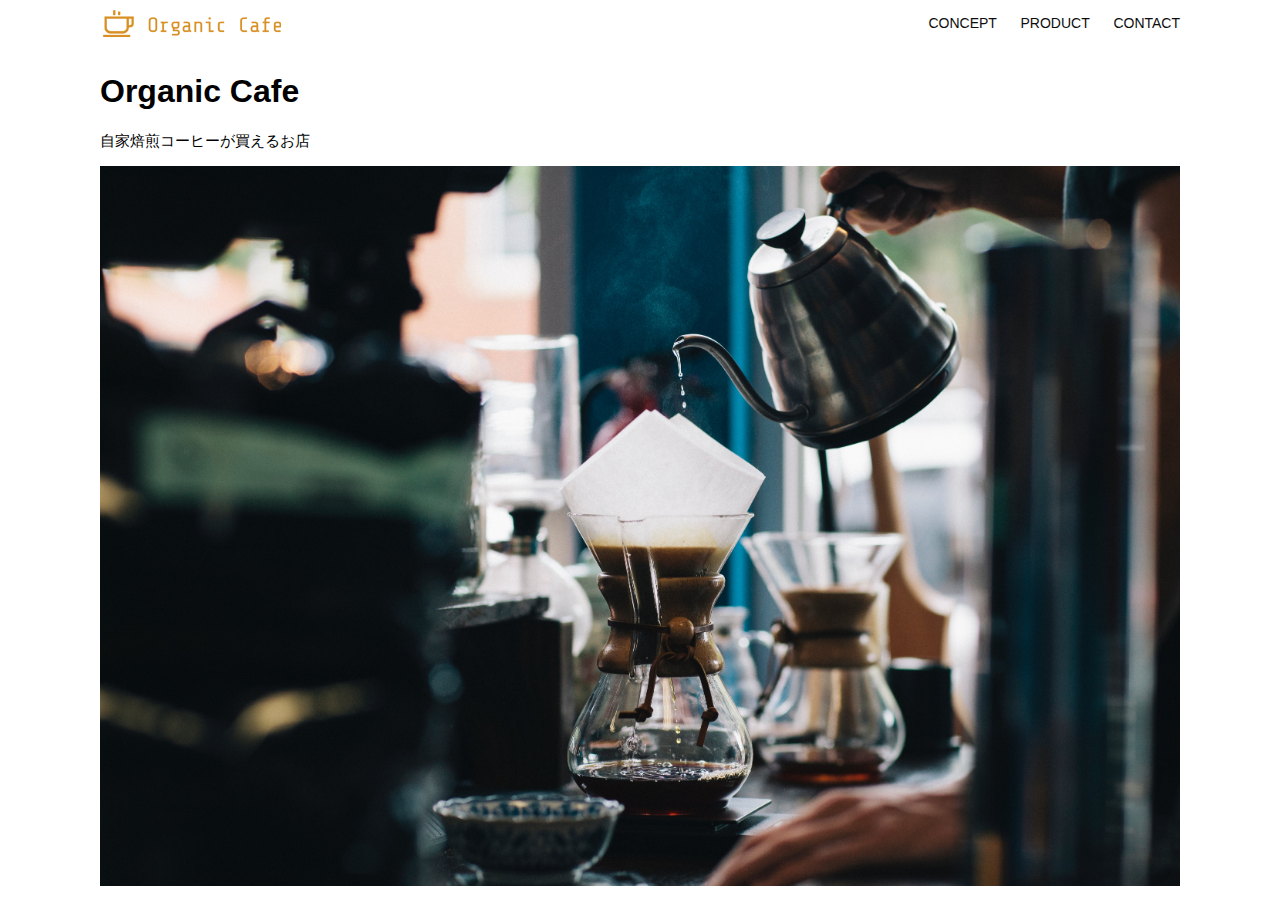
<file: html-css-kadai_013/index.html>
<!DOCTYPE html>
<html>
  <head>
    <title>Organic Cafe</title>
    <meta charset="UTF-8" />
    <meta
      name="description"
      content="自家焙煎のコーヒーがお家で楽しめるOrganic Cafe"
    />
    <meta name="viewport" content="width=device-width, initial-scale=1.0" />
    <link rel="stylesheet" href="style.css" />
  </head>
  <body>
    <!-- ヘッダー -->
    <header>
      <!-- ロゴ -->
      <a href="index.html" id="logo"
        ><img src="images/logo.png" alt="トップページに戻る"
      /></a>

      <!-- PC用ナビゲーション -->
      <nav id="nav-pc">
        <a href="index.html#concept">CONCEPT</a>
        <a href="index.html#product">PRODUCT</a>
        <a href="index.html#contact">CONTACT</a>
      </nav>
      <img id = "menu-sp" src = "images/button-menu.png" alt = "ナビゲーションを開く" onclick = "document.getElementById('nav-sp').style.display = 'block';">

      <nav id = "nav-sp">
        <img id = "close" src = "images/button-close.png" alt = "ナビゲーションを閉じる" onclick = "document.getElementById('nav-sp').style.display = 'none';">
        <a id = "logo-sp" href = "index.html" onclick = "document.getElementById('nav-sp').style.display = 'none';">
          <img src = "images/logo-sp.png" alt = "トップページに戻る">
        </a>
        <a class = "menu" href = "index.html#concept" onclick = "document.getElementById('nav-sp').style.display = 'none';">
          CONCEPT
        </a>
        <a class = "menu" href = "index.html#product" onclick = "document.getElementById('nav-sp').style.display = 'none';">
          PRODUCT
        </a>
        <a class = "menu" href = "index.html#contact"  onclick = "document.getElementById('nav-sp').style.display = 'none';">
          CONTACT
        </a>
      </nav>
    </header>
    <main>
      <article>
        <!-- メインビジュアル -->
        <section id="main-visual">
          <div id="main-message">
            <h1>Organic Cafe</h1>
            <p>自家焙煎コーヒーが買えるお店</p>
          </div>
          <img
            src="images/main-image.jpg"
            alt="コーヒーをハンドドリップで淹れる画像"
          />
        </section>
      </article>
    </main>
  </body>
</html>
</file>
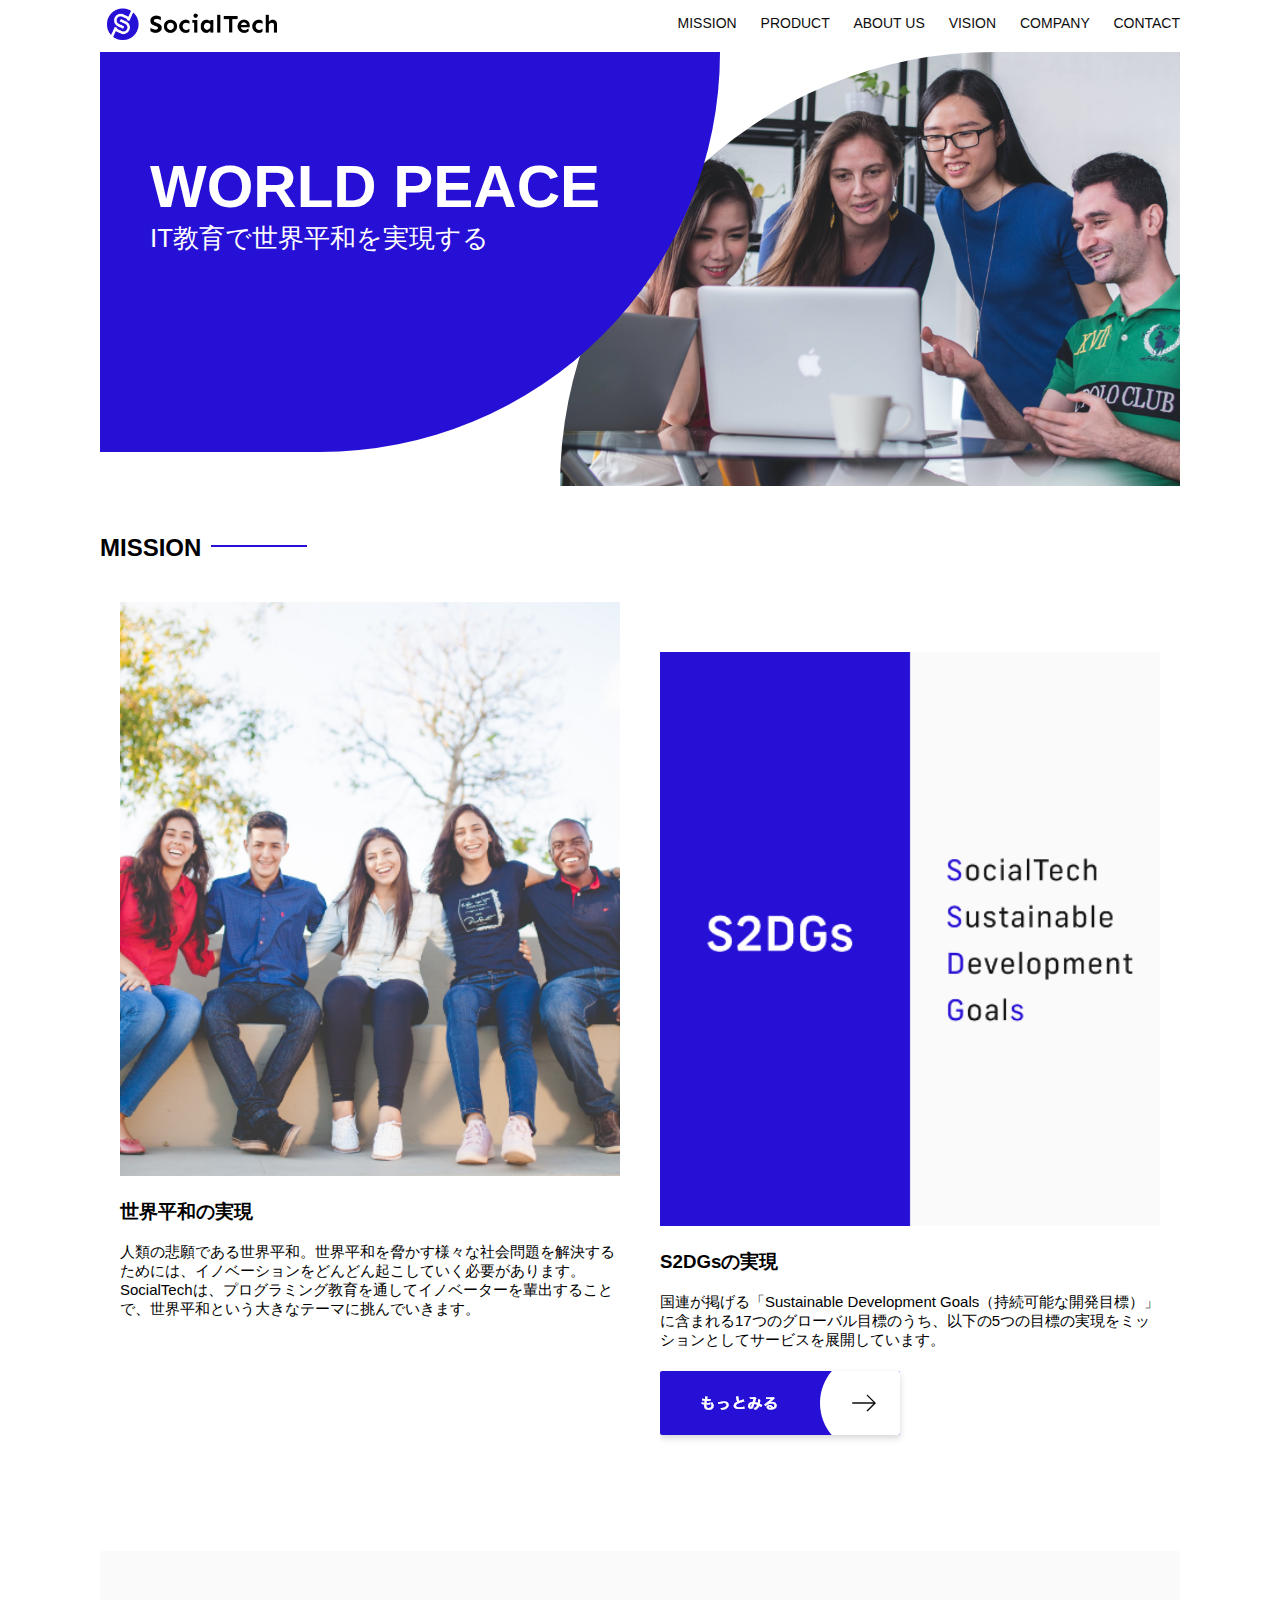
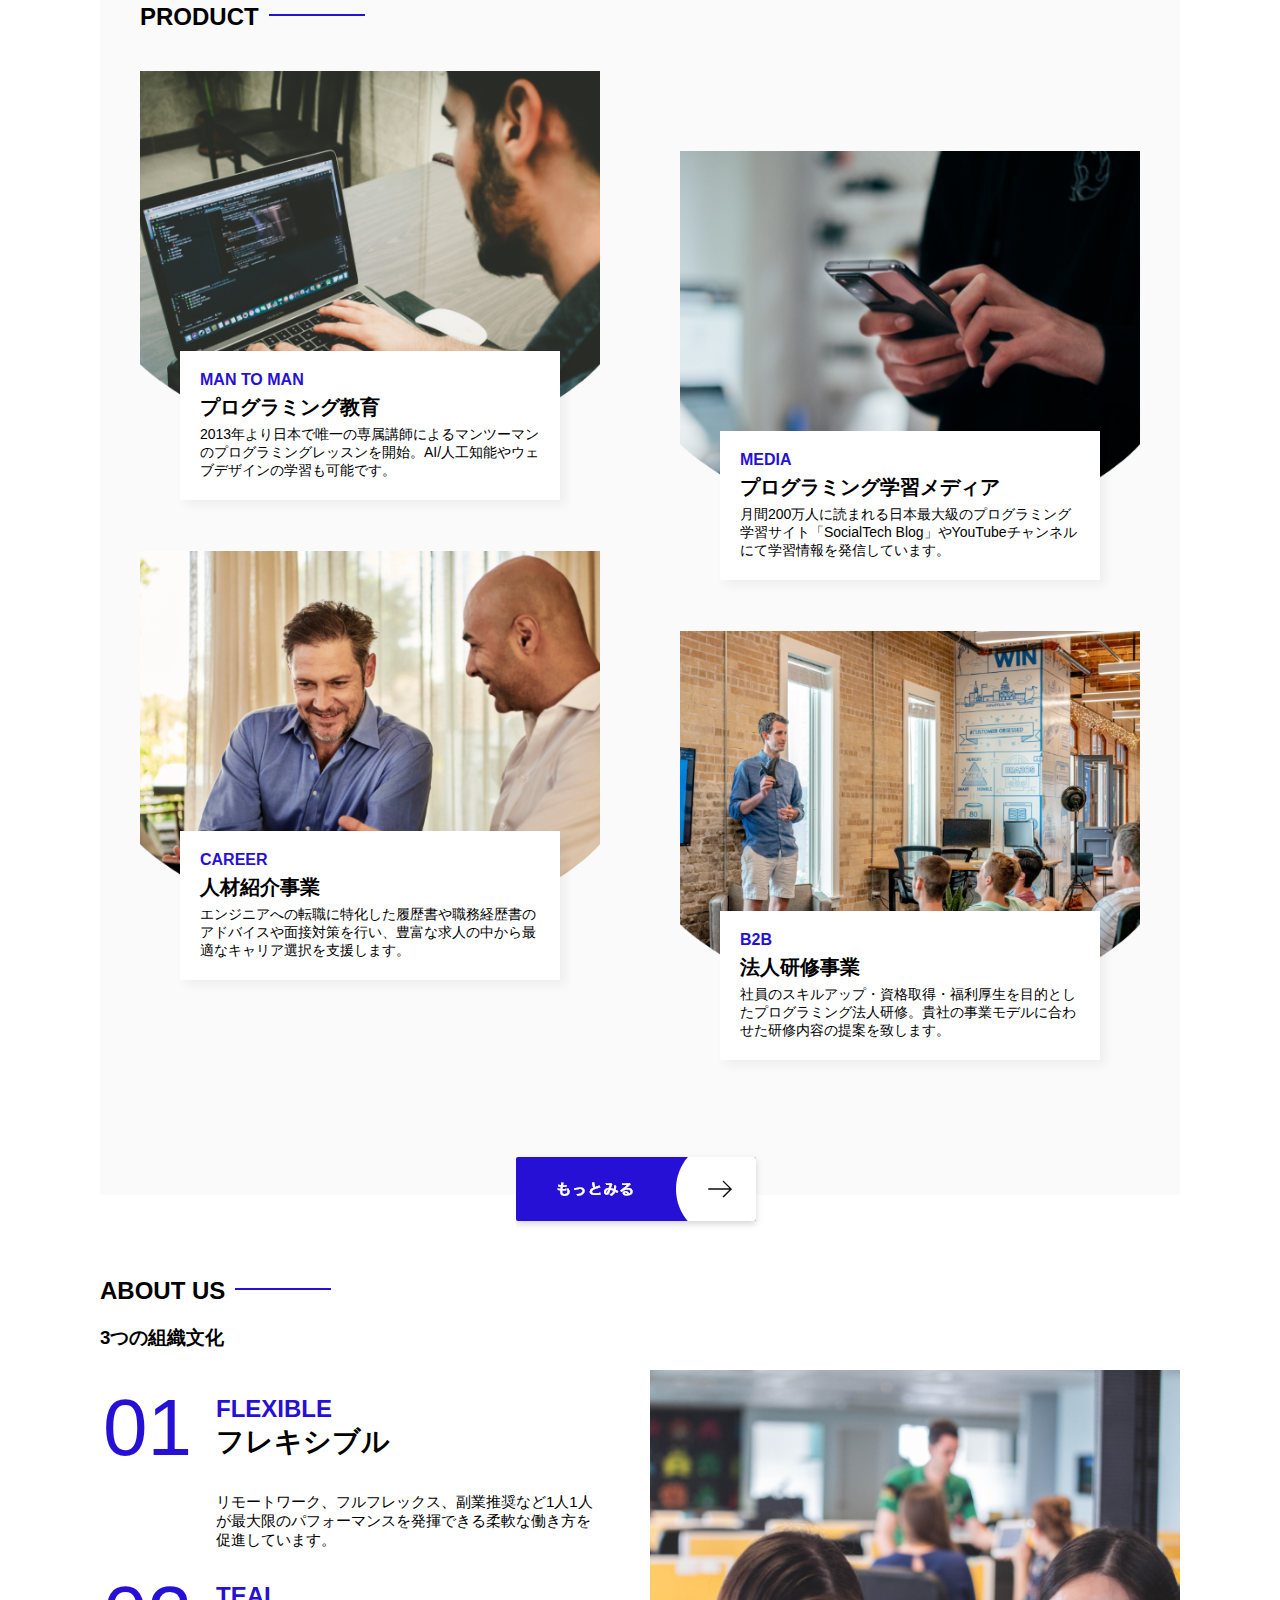
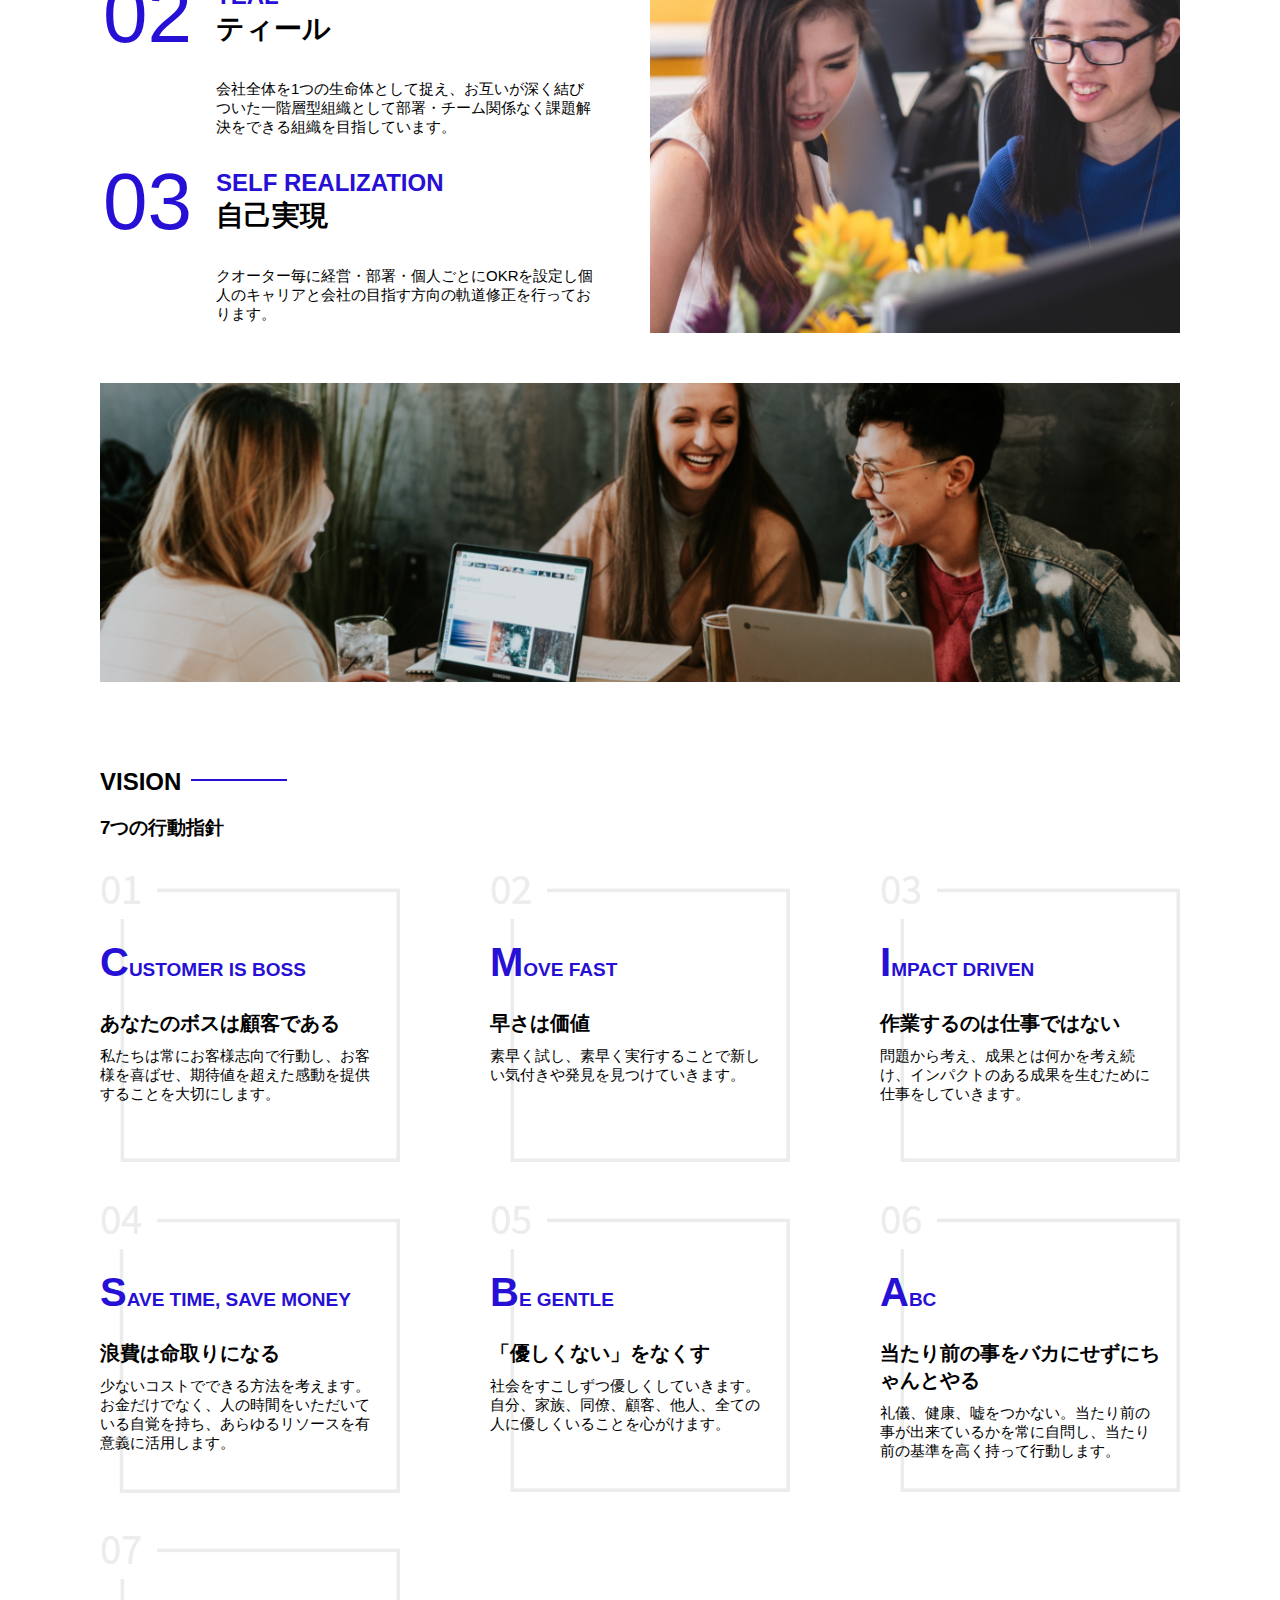
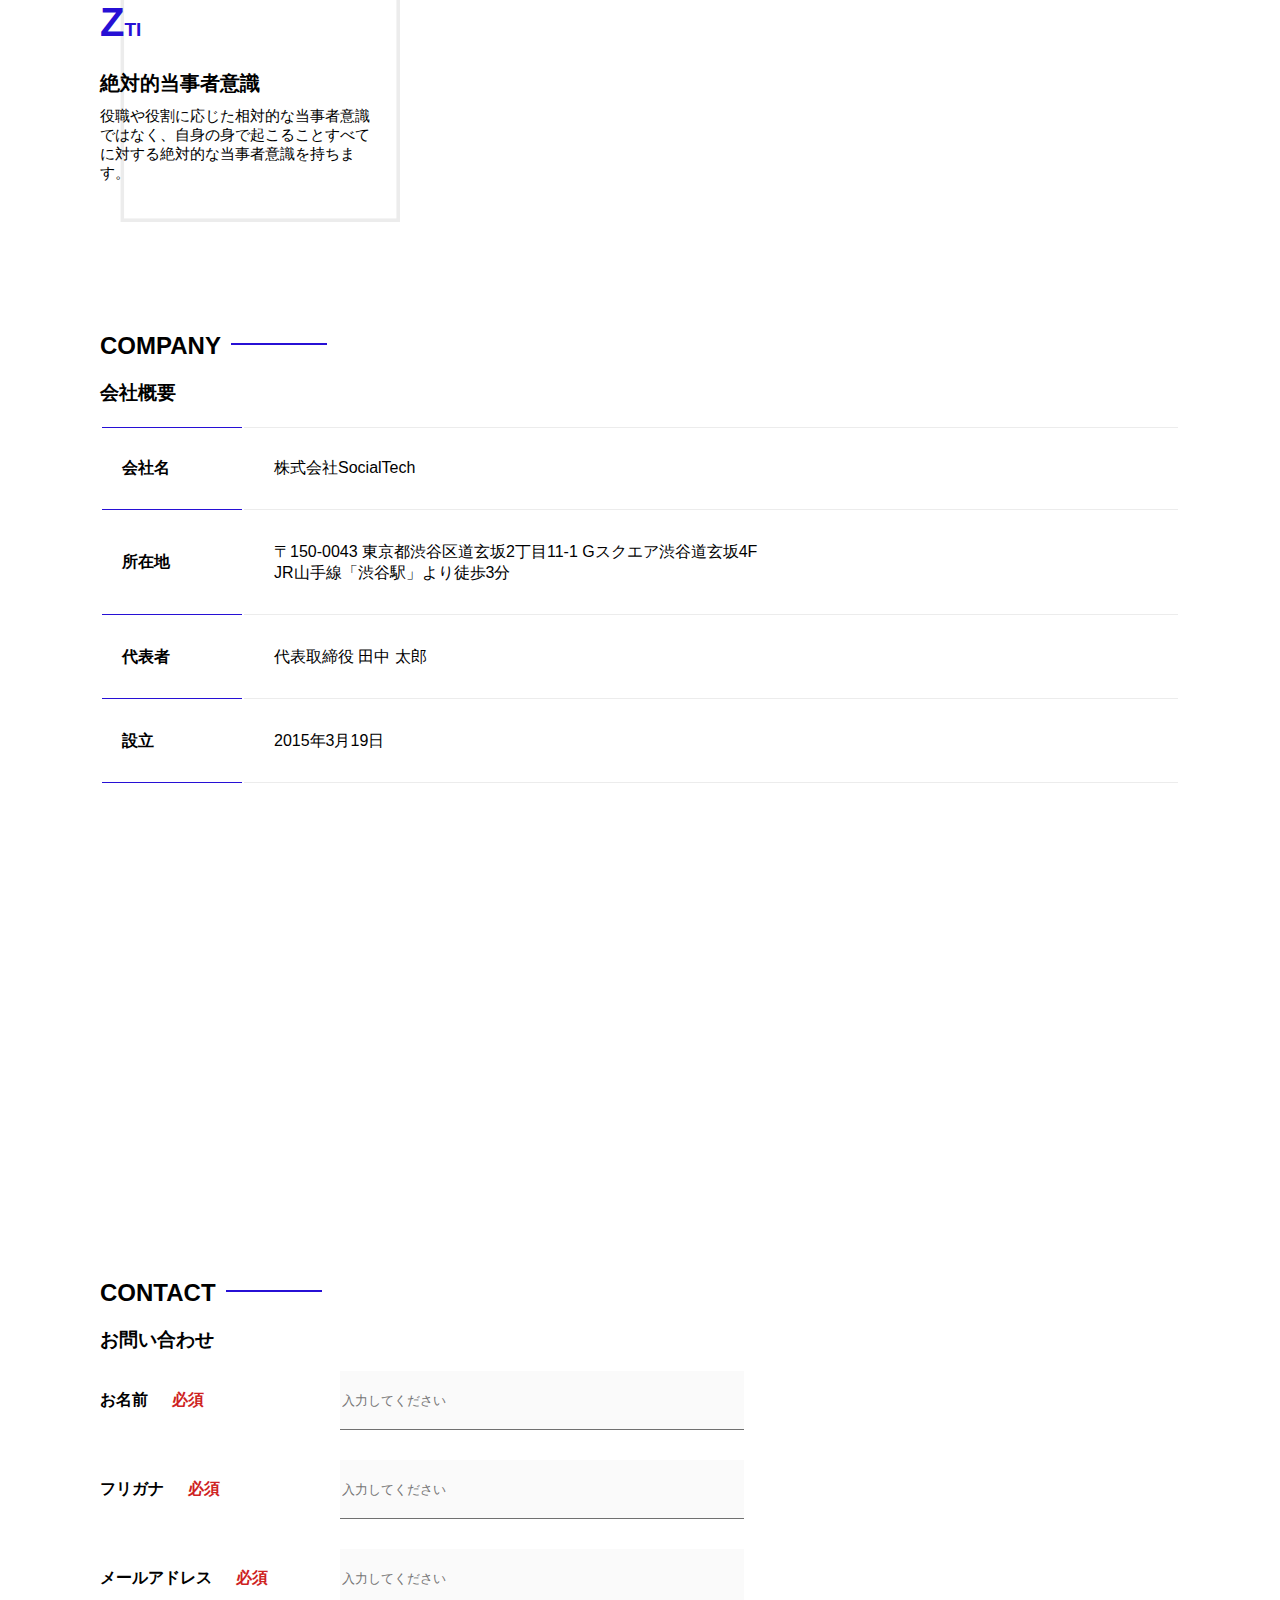
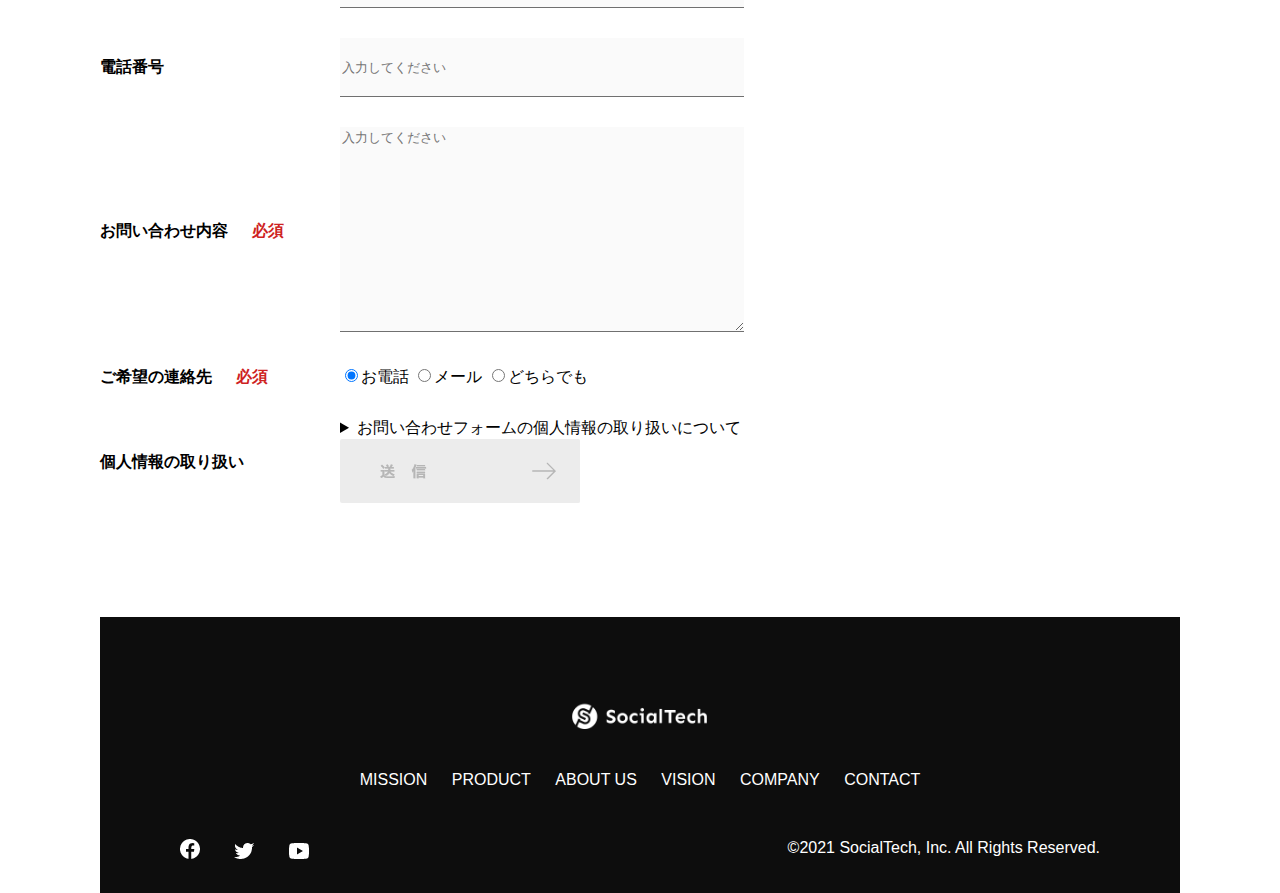
<file: kadai_tutorial_output/index.html>
<!DOCTYPE html>
<html>
    <head>
        <title>SocialTech</title>
        <meta charset = "UTF-8">
        <meta name = "description"  content = "SocialTechはEdTech業界のリーディングカンパニーを目指します。">
        <meta name = "viewport" content = "width=device-width, initial-scale=1.0">
        <link rel = "stylesheet" href = "style.css">
    </head>
    <body>
        <header>
            <a href = "index.html" id = "logo"><img src = "img/logo.png" alt = "トップページに戻る"></a>
            <nav id = "nav-pc">
                <a href = "mission.html">MISSION</a>
                <a href = "product.html">PRODUCT</a>
                <a href = "index.html#aboutus">ABOUT US</a>
                <a href = "index.html#vision">VISION</a>
                <a href = "index.html#company">COMPANY</a>
                <a href = "index.html#contact">CONTACT</a>
            </nav>

            <img id = "menu-sp" src = "img/button-menu.png" alt = "ナビゲーションを開く" onclick="document.getElementById('nav-sp').style.display = 'block'">

            <nav id = "nav-sp">
                <img id = "close" src = "img/button-close.png" alt = "ナビゲーションを閉じる" onclick="document.getElementById('nav-sp').style.display = 'none'">
                <a id = "logo-sp" href = "index.html" onclick="document.getElementById('nav-sp').style.display = 'none'">
                    <img src = "img/logo-sp.png" alt = "トップページに戻る">
                </a>
                <a class = "menu" href = "mission.html" onclick="document.getElementById('nav-sp').style.display = 'none'">MISSION</a>
                <a class = "menu" href = "product.html" onclick="document.getElementById('nav-sp').style.display = 'none'">PRODUCT</a>
                <a class = "menu" href = "index.html#aboutus" onclick="document.getElementById('nav-sp').style.display = 'none'">ABOUT US</a>
                <a class = "menu" href = "index.html#vision" onclick="document.getElementById('nav-sp').style.display = 'none'">VISION</a>
                <a class = "menu" href = "index.html#company" onclick="document.getElementById('nav-sp').style.display = 'none'">COMPANY</a>
                <a class = "menu" href = "index.html#contact" onclick="document.getElementById('nav-sp').style.display = 'none'">CONTACT</a>
                <div id = "sns">
                    <a href = "https://www.facebook.com/sejuku2013"><img src = "img/button-facebook.png" alt = "Facebookへのリンク"></a>
                    <a href = "https://twitter.com/samuraijuku"><img src = "img/button-twitter.png" alt = "Twitterへのリンク"></a>
                    <a href = "https://www.youtube.com/channel/UCCFOQO5aDK0xXam4cUQXT8g"><img src = "img/button-youtube.png" alt = "YouTubeへのリンク"></a>
                </div>
            </nav>

        </header>
        <main>
            <article>

                <section id = "main-visual">
                    <div id = "main-message">
                        <h1>WORLD PEACE</h1>
                        <p>IT教育で世界平和を実現する</p>
                    </div>
                    <img src = "img/index/index-main.png" alt = "PCの周りに集まる多国籍の仲間たち">
                </section>

                <section id = "mission">
                    <h2 class = "index-h2">MISSION</h2>
                    <div id = "mission-flex">
                        <div>
                            <img id = "mission-photo" src = "img/index/index-mission.png" alt = "屋外のベンチで写真を撮影する多国籍の仲間たち">
                            <h3>世界平和の実現</h3>
                            <p> 人類の悲願である世界平和。世界平和を脅かす様々な社会問題を解決するためには、イノベーションをどんどん起こしていく必要があります。SocialTechは、プログラミング教育を通してイノベーターを輩出することで、世界平和という大きなテーマに挑んでいきます。</p>
                        </div>
                        <div>
                            <img id = "s2dgs" src = "img/index/s2dgs.png" alt = "S2DGs">
                            <h3>S2DGsの実現</h3>
                            <p>国連が掲げる「Sustainable Development Goals（持続可能な開発目標）」に含まれる17つのグローバル目標のうち、以下の5つの目標の実現をミッションとしてサービスを展開しています。</p>
                            <a href = "mission.html">
                                <img src = "img/button-more.png" alt = "もっとみる">
                            </a>
                        </div>
                    </div>
                </section>

                <section id = "product">
                    <h2 class = "index-h2">PRODUCT</h2>
                    <div>
                        <div id = "product-left">
                            <div>
                                <img class = "product-photo" src = "img/index/index-mantoman.png" alt = "PCでコードを書く男性">
                                <div class = "product-explain">
                                    <span>MAN TO MAN</span>
                                    <h3>プログラミング教育</h3>
                                    <p>2013年より日本で唯一の専属講師によるマンツーマンのプログラミングレッスンを開始。AI/人工知能やウェブデザインの学習も可能です。</p>
                                </div>
                            </div>
                            <div>
                                <img class = "product-photo" src = "img/index/index-career.png" alt = "笑顔で話し合う2人の男性">
                                <div class = "product-explain">
                                    <span>CAREER</span>
                                    <h3>人材紹介事業</h3>
                                    <p>エンジニアへの転職に特化した履歴書や職務経歴書のアドバイスや面接対策を行い、豊富な求人の中から最適なキャリア選択を支援します。</p>
                                </div>
                            </div>
                        </div>
                        <div id = "product-right">
                            <div>
                                <img class = "product-photo" src = "img/index/index-media.png" alt = "スマートフォンを操作する人">
                                <div class = "product-explain">
                                    <span>MEDIA</span>
                                    <h3>プログラミング学習メディア</h3>
                                    <p>月間200万人に読まれる日本最大級のプログラミング学習サイト「SocialTech Blog」やYouTubeチャンネルにて学習情報を発信しています。</p>
                                </div>
                            </div>
                            <div>
                                <img class = "product-photo" src = "img/index/index-b2b.png" alt = "講演中の男性とそれを聴く人々">
                                <div class = "product-explain">
                                    <span>B2B</span>
                                    <h3>法人研修事業</h3>
                                    <p>社員のスキルアップ・資格取得・福利厚生を目的としたプログラミング法人研修。貴社の事業モデルに合わせた研修内容の提案を致します。</p>
                                </div>
                            </div>
                        </div>
                    </div>
                    <div>
                        <a id = "product-more" href = "product.html">
                            <img src = "img/button-more.png" alt = "もっとみる">
                        </a>
                    </div>
                </section>

                <section id = "aboutus">
                    <h2 class = "index-h2">ABOUT US</h2>
                    <h3>3つの組織文化</h3>
                    <div>
                        <table class = "culture-table">
                            <tr>
                                <td>
                                    <span class = "culture-num">01</span>
                                </td>
                                <td>
                                    <span class = "culture-en">FLEXIBLE</span>
                                    <span class = "culture-jp">フレキシブル</span>
                                </td>
                            </tr>
                            <tr>
                                <td></td>
                                <td>
                                    <p class = "culture-description">リモートワーク、フルフレックス、副業推奨など1人1人が最大限のパフォーマンスを発揮できる柔軟な働き方を促進しています。</p>
                                </td>
                            </tr>
                            <tr>
                                <td>
                                    <span class = "culture-num">02</span>
                                </td>
                                <td>
                                    <span class = "culture-en">TEAL</span>
                                    <span class = "culture-jp">ティール</span>
                                </td>
                            </tr>
                            <tr>
                                <td></td>
                                <td>
                                    <p class = "culture-description">会社全体を1つの生命体として捉え、お互いが深く結びついた一階層型組織として部署・チーム関係なく課題解決をできる組織を目指しています。</p>
                                </td>
                            </tr>
                            <tr>
                                <td>
                                    <span class = "culture-num">03</span>
                                </td>
                                <td>
                                    <span class = "culture-en">SELF REALIZATION</span>
                                    <span class = "culture-jp">自己実現</span>
                                </td>
                            </tr>
                            <tr>
                                <td></td>
                                <td>
                                    <p class = "culture-description">クオーター毎に経営・部署・個人ごとにOKRを設定し個人のキャリアと会社の目指す方向の軌道修正を行っております。</p>
                                </td>
                            </tr>
                        </table>
                        <img class = "culture-img" src = "img/index/index-aboutus1.png" alt = "笑顔で話し合う2人の女性">
                    </div>
                    <img class = "culture-img2" src = "img/index/index-aboutus2.png" alt = "笑顔で話し合う3人の男女">
                </section>

                <section id = "vision">
                    <h2 class = "index-h2">VISION</h2>
                    <h3>7つの行動指針</h3>
                    <div>
                        <div class = "vision-box">
                            <img src = "img/index/vision-01.png" alt = "01">
                            <span>
                                <h4>CUSTOMER IS BOSS</h4>
                                <h5>あなたのボスは顧客である</h5>
                                <p>私たちは常にお客様志向で行動し、お客様を喜ばせ、期待値を超えた感動を提供することを大切にします。</p>
                            </span>
                        </div>
                        <div class = "vision-box">
                            <img src = "img/index/vision-02.png" alt = "02">
                            <span>
                                <h4>MOVE FAST</h4>
                                <h5>早さは価値</h5>
                                <p>素早く試し、素早く実行することで新しい気付きや発見を見つけていきます。</p>
                            </span>
                        </div>
                        <div class = "vision-box">
                            <img src = "img/index/vision-03.png" alt = "03">
                            <span>
                                <h4>IMPACT DRIVEN</h4>
                                <h5>作業するのは仕事ではない</h5>
                                <p>問題から考え、成果とは何かを考え続け、インパクトのある成果を生むために仕事をしていきます。</p>
                            </span>
                        </div>
                        <div class = "vision-box">
                            <img src = "img/index/vision-04.png" alt = "04">
                            <span>
                                <h4>SAVE TIME, SAVE MONEY</h4>
                                <h5>浪費は命取りになる</h5>
                                <p>少ないコストでできる方法を考えます。お金だけでなく、人の時間をいただいている自覚を持ち、あらゆるリソースを有意義に活用します。</p>
                            </span>
                        </div>
                        <div class = "vision-box">
                            <img src = "img/index/vision-05.png" alt = "05">
                            <span>
                                <h4>BE GENTLE</h4>
                                <h5>「優しくない」をなくす</h5>
                                <p>社会をすこしずつ優しくしていきます。自分、家族、同僚、顧客、他人、全ての人に優しくいることを心がけます。</p>
                            </span>
                        </div>
                        <div class = "vision-box">
                            <img src = "img/index/vision-06.png" alt = "06">
                            <span>
                                <h4>ABC</h4>
                                <h5>当たり前の事をバカにせずにちゃんとやる</h5>
                                <p>礼儀、健康、嘘をつかない。当たり前の事が出来ているかを常に自問し、当たり前の基準を高く持って行動します。</p>
                            </span>
                        </div>
                        <div class = "vision-box">
                            <img src = "img/index/vision-07.png" alt = "07">
                            <span>
                                <h4>ZTI</h4>
                                <h5>絶対的当事者意識</h5>
                                <p>役職や役割に応じた相対的な当事者意識ではなく、自身の身で起こることすべてに対する絶対的な当事者意識を持ちます。</p>
                            </span>
                        </div>
                    </div>
                </section>

                <section id = "company">
                    <h2 class = "index-h2">COMPANY</h2>
                    <h3>会社概要</h3>
                    <table id = "company-table">
                        <tr>
                            <th class = "tableheader-first">会社名</th>
                            <td class = "cell-first">株式会社SocialTech</td>
                        </tr>
                        <tr>
                            <th class = "tableheader">所在地</th>
                            <td class = "cell">〒150-0043 東京都渋谷区道玄坂2丁目11-1 Gスクエア渋谷道玄坂4F<br>JR山手線「渋谷駅」より徒歩3分</td>
                        </tr>
                        <tr>
                            <th class = "tableheader">代表者</th>
                            <td class = "cell">代表取締役 田中 太郎</td>
                        </tr>
                        <tr>
                            <th class = "tableheader">設立</th>
                            <td class = "cell">2015年3月19日</td>
                        </tr>
                    </table>
                    <iframe src="https://www.google.com/maps/embed?pb=!1m18!1m12!1m3!1d3241.7759544892483!2d139.69399665123464!3d35.65789123876098!2m3!1f0!2f0!3f0!3m2!1i1024!2i768!4f13.1!3m3!1m2!1s0x60188caa0042e8d1%3A0xba130bea826a7aa2!2z44CSMTUwLTAwNDMg5p2x5Lqs6YO95riL6LC35Yy66YGT546E5Z2C77yS5LiB55uu77yR77yR4oiS77yR!5e0!3m2!1sja!2sjp!4v1636872991912!5m2!1sja!2sjp"
                    style="border:0;" allowfullscreen="" loading="lazy">
                    </iframe>
                </section>

                <section id = "contact">
                    <h2 class = "index-h2">CONTACT</h2>
                    <h3>お問い合わせ</h3>
                    <form>
                        <div>
                            <div class = "contact-heading">
                                <label class = "contact-label">お名前
                                    <span class = "contact-span">必須</span>
                                </label>
                            </div>
                            <div>
                                <input type = "text" name = "name" placeholder = "入力してください" class = "contact-textbox">
                            </div>
                        </div>
                        <div>
                            <div class = "contact-heading">
                                <label class = "contact-label">フリガナ
                                    <span class = "contact-span">必須</span>
                                </label>
                            </div>
                            <div>
                                <input type = "text" name = "hurigana" placeholder = "入力してください" class = "contact-textbox">
                            </div>
                        </div>
                        <div>
                            <div class = "contact-heading">
                                <label class = "contact-label">メールアドレス
                                    <span class = "contact-span">必須</span>
                                </label>
                            </div>
                            <div>
                                <input type = "text" name = "email" placeholder = "入力してください" class = "contact-textbox">
                            </div>
                        </div>
                        <div>
                            <div class = "contact-heading">
                                <label class = "contact-label">電話番号</label>
                            </div>
                            <div>
                                <input type = "text" name = "tel" placeholder = "入力してください" class = "contact-textbox">
                            </div>  
                        </div>
                        <div>
                            <div class = "contact-heading">
                                <label class = "contact-label">お問い合わせ内容
                                    <span class = "contact-span">必須</span>
                                </label>
                            </div>
                            <div>
                                <textarea class = "contact-textarea" placeholder = "入力してください" name = message></textarea>
                            </div>
                        </div>
                        <div>
                            <div class = "contact-heading">
                                <label class = "contact-label">ご希望の連絡先
                                    <span class = "contact-span">必須</span>
                                </label>
                            </div>
                            <div>
                                <input class = "radiobutton" type = "radio" value = "tel" name = "contact" checked><label>お電話</label>
                                <input class = "radiobutton" type = "radio" value = "mail" name = "contact"><label>メール</label>
                                <input class = "radiobutton" type = "radio" value = "both" name = "contact"><label>どちらでも</label>
                            </div>
                        </div>
                        <div>
                            <div class = "contact-heading">
                                <label class = "contact-label">個人情報の取り扱い</label>
                            </div>
                            <div>
                                <details>
                                    <summary>お問い合わせフォームの個人情報の取り扱いについて</summary>
                                    <div>
                                        <span>１．組織の名称又は氏名</span><br>
                                        株式会社SocialTech<br><br>
                                        <span>２．個人情報保護管理者（若しくはその代理人）の氏名又は職名、所属及び連絡先
                                        鈴木 一郎 コーポレート部</span><br>
                                        メールアドレス：support@socialtech.net<br>
                                        TEL：03-xxxx-xxxx<br>
                                        <span>３．個人情報の利用目的</span><br>
                                        ・本サービス及び本サービスに関連する情報の提供又はそれらに関する連絡のため<br>
                                        ・ユーザーの本人確認のため<br>
                                        ・当社サービスのご案内のため<br>
                                        ・当社の商品等の広告または宣伝（電子メールによるものを含むものとします。）<br><br>
                                        <span>４．個人情報の取り扱い業務の委託</span><br>
                                        個人情報の取扱業務の全部または一部を外部に業務委託する場合があります。<br>
                                        その際、弊社は、個人情報を適切に保護できる管理体制を敷き実行していることを条件として<br>
                                        委託先を厳選したうえで、機密保持契約を委託先と締結し、お客様の個人情報を厳密に管理させます。<br><br>
                                        <span>５．個人情報の開示等の請求</span><br>
                                        お客様は、弊社に対してご自身の個人情報の開示等（利用目的の通知、開示、内容の訂正・追加・削除、利用の停止または消去、第三者への提供の停止）に関して、当社問合わせ窓口に申し出ることができます。<br>
                                        その際、弊社はお客様ご本人を確認させていただいたうえで、合理的な期間内に対応いたします。<br><br>
                                        なお、個人情報に関する弊社問合わせ先は、次の通りです。<br><br>
                                        株式会社SocialTech　個人情報問合せ窓口<br>
                                        〒150-0043　東京都渋谷区道玄坂2丁目11-1 Ｇスクエア渋谷道玄坂 4F<br>
                                        メールアドレス：support@socialtech.net　TEL：03-xxxx-xxxx<br><br>
                                        <span>６．個人情報を提供されることの任意性について</span><br><br>
                                        お客様がご自身の個人情報を弊社に提供されるか否かは、お客様のご判断によりますが、もしご提供されない場合には、適切なサービスが提供できない場合がありますので予めご了承ください。
                                    </div>
                                </details>
                                <input type = "image" src = "img/button-submit.png" alt = "送信する">
                            </div>
                        </div>
                    </form>
                </section>
            </article>

            <footer>
                <div id = "footer-logo" >
                    <img src = "img/logo-sp.png" alt = "SocialTech">
                </div>
                <div id = "footer-link">
                    <a href = "mission.html">MISSION</a>
                    <a href = "product.html">PRODUCT</a>
                    <a href = "index.html#aboutus">ABOUT US</a>
                    <a href = "index.html#vision">VISION</a>
                    <a href = "index.html#company">COMPANY</a>
                    <a href = "index.html#contact">CONTACT</a>
                </div>
                <div id = "sns-footer">
                    <a href = "https://www.facebook.com/sejuku2013"><img src = "img/button-facebook.png" alt = "Facebookのリンク"></a>
                    <a href = "https://twitter.com/samuraijuku"><img src = "img/button-twitter.png" alt = "Twitterのリンク"></a>
                    <a href = "https://www.youtube.com/channel/UCCFOQO5aDK0xXam4cUQXT8g"><img src = "img/button-youtube.png" alt = "YouTubeへのリンク"></a>
                    <span id = "copyright">&copy;2021 SocialTech, Inc. All Rights Reserved. </span>
                </div>
            </footer>
        </main>
    </body>
</html>
</file>
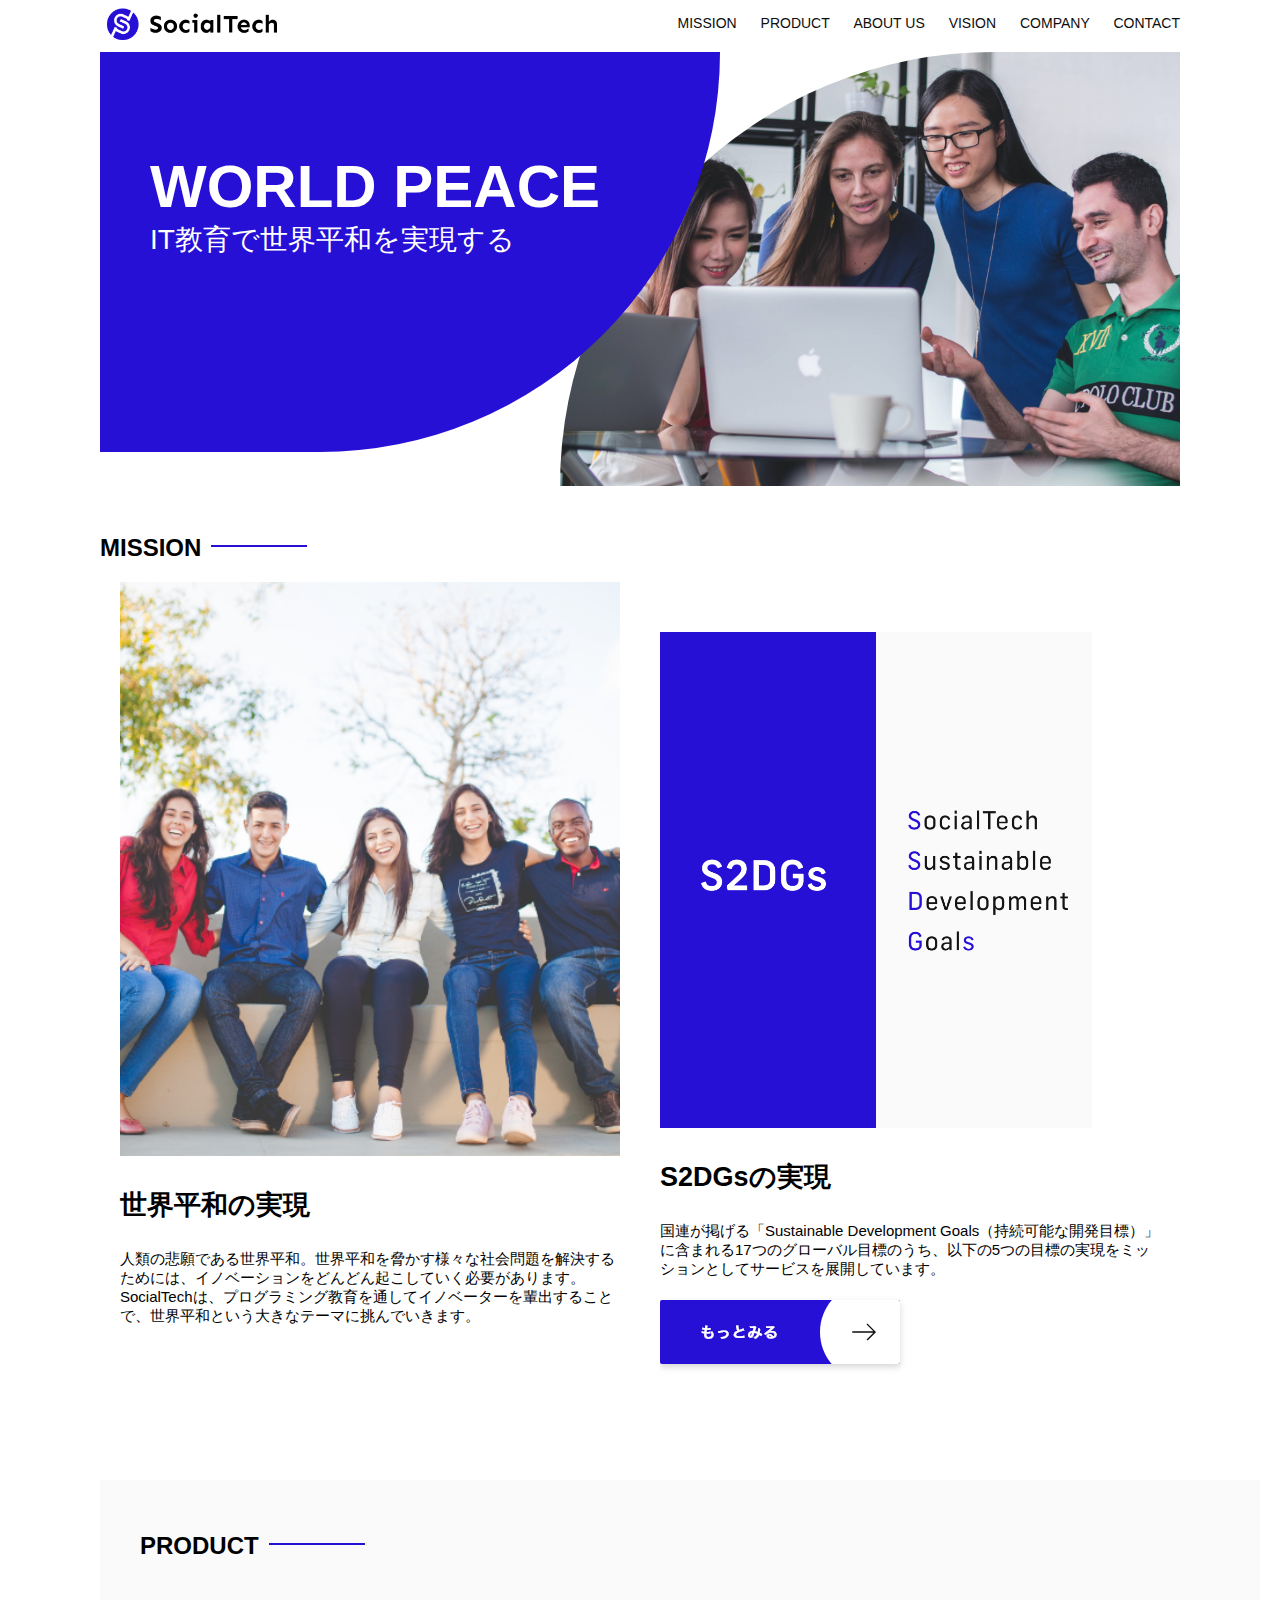
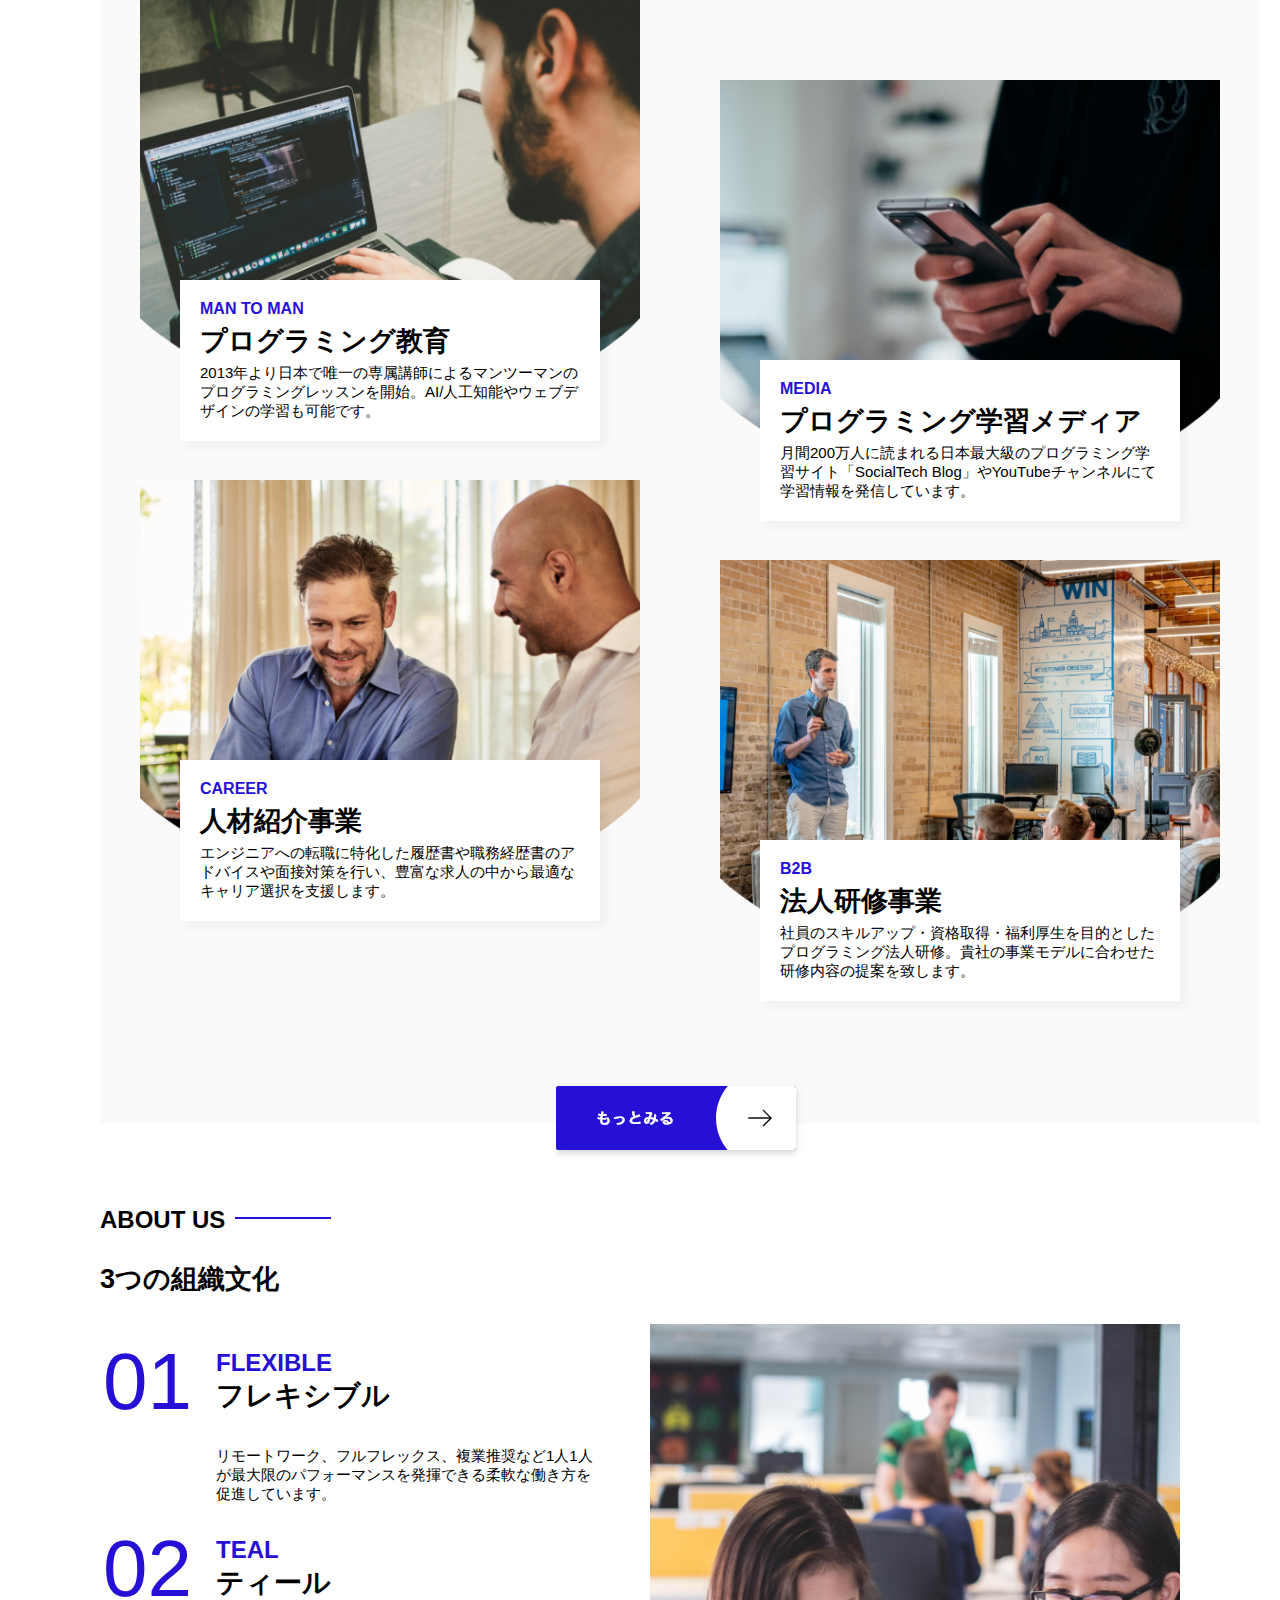
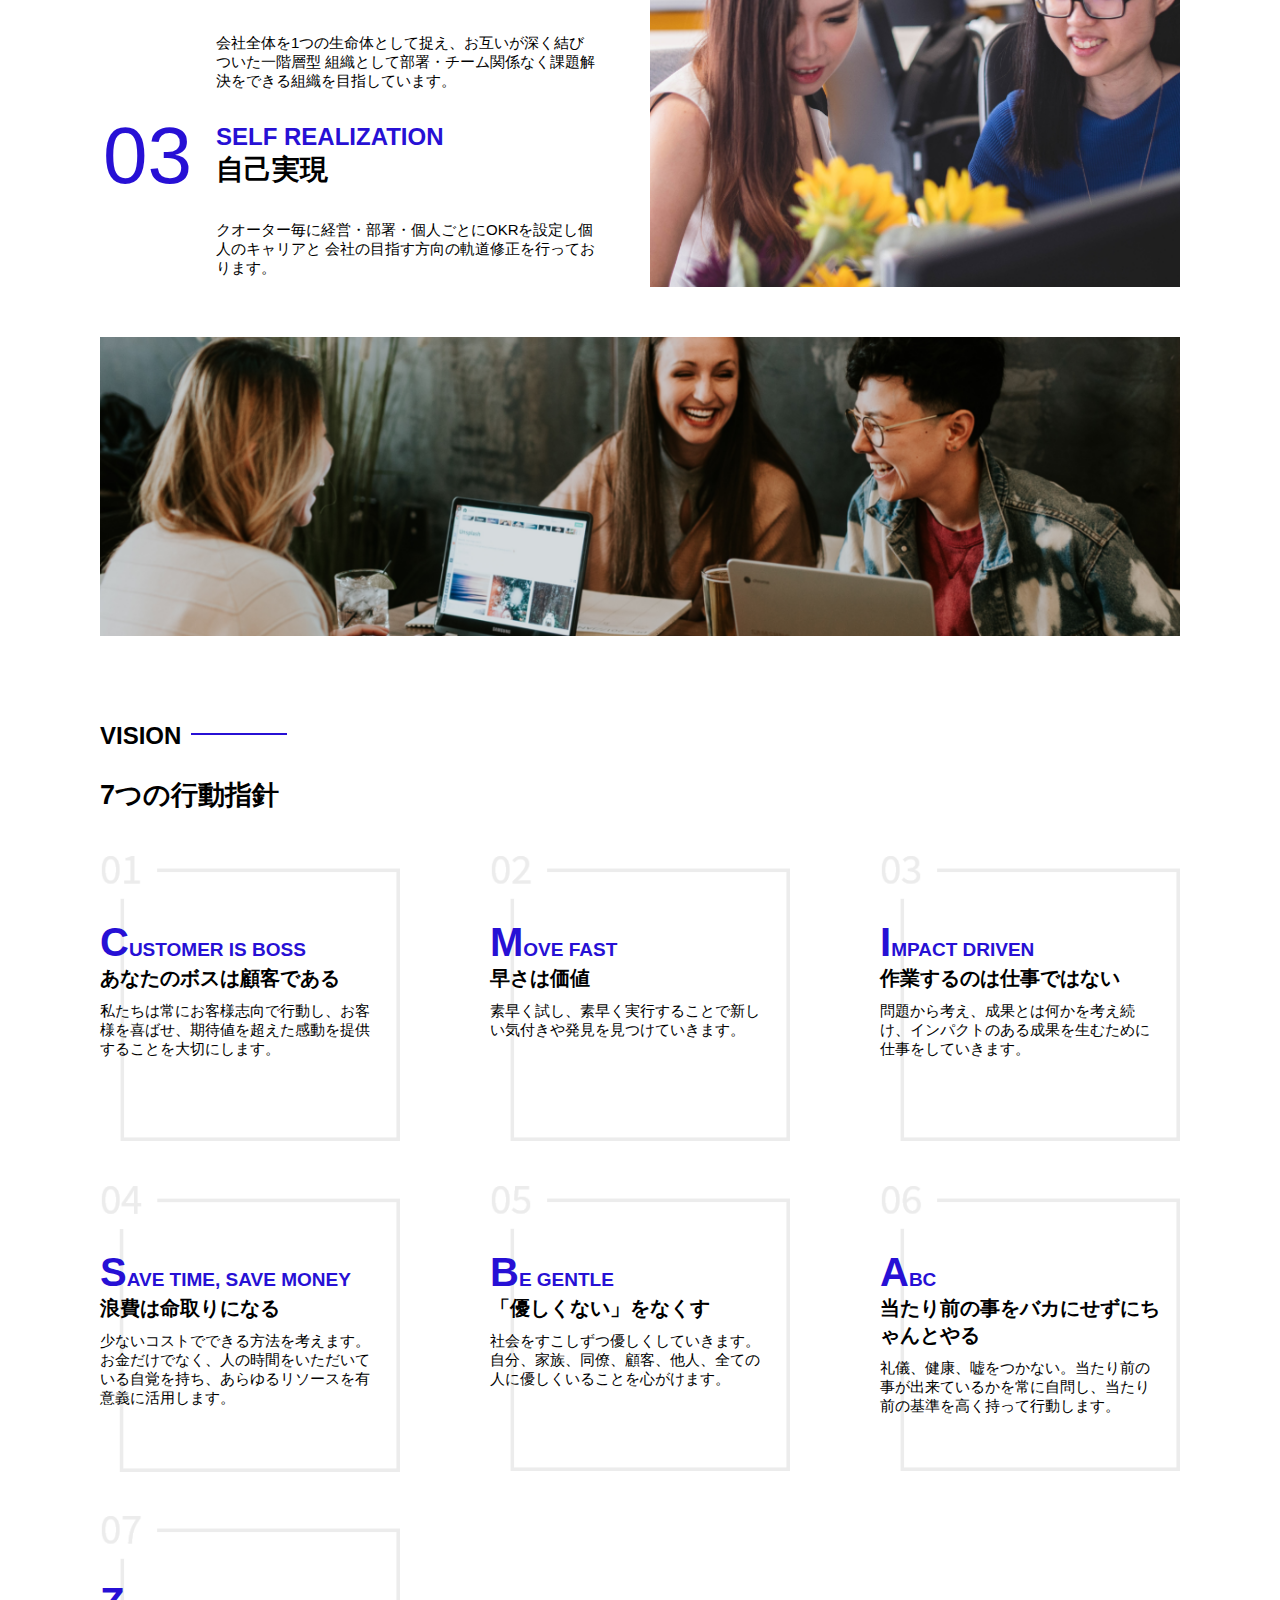
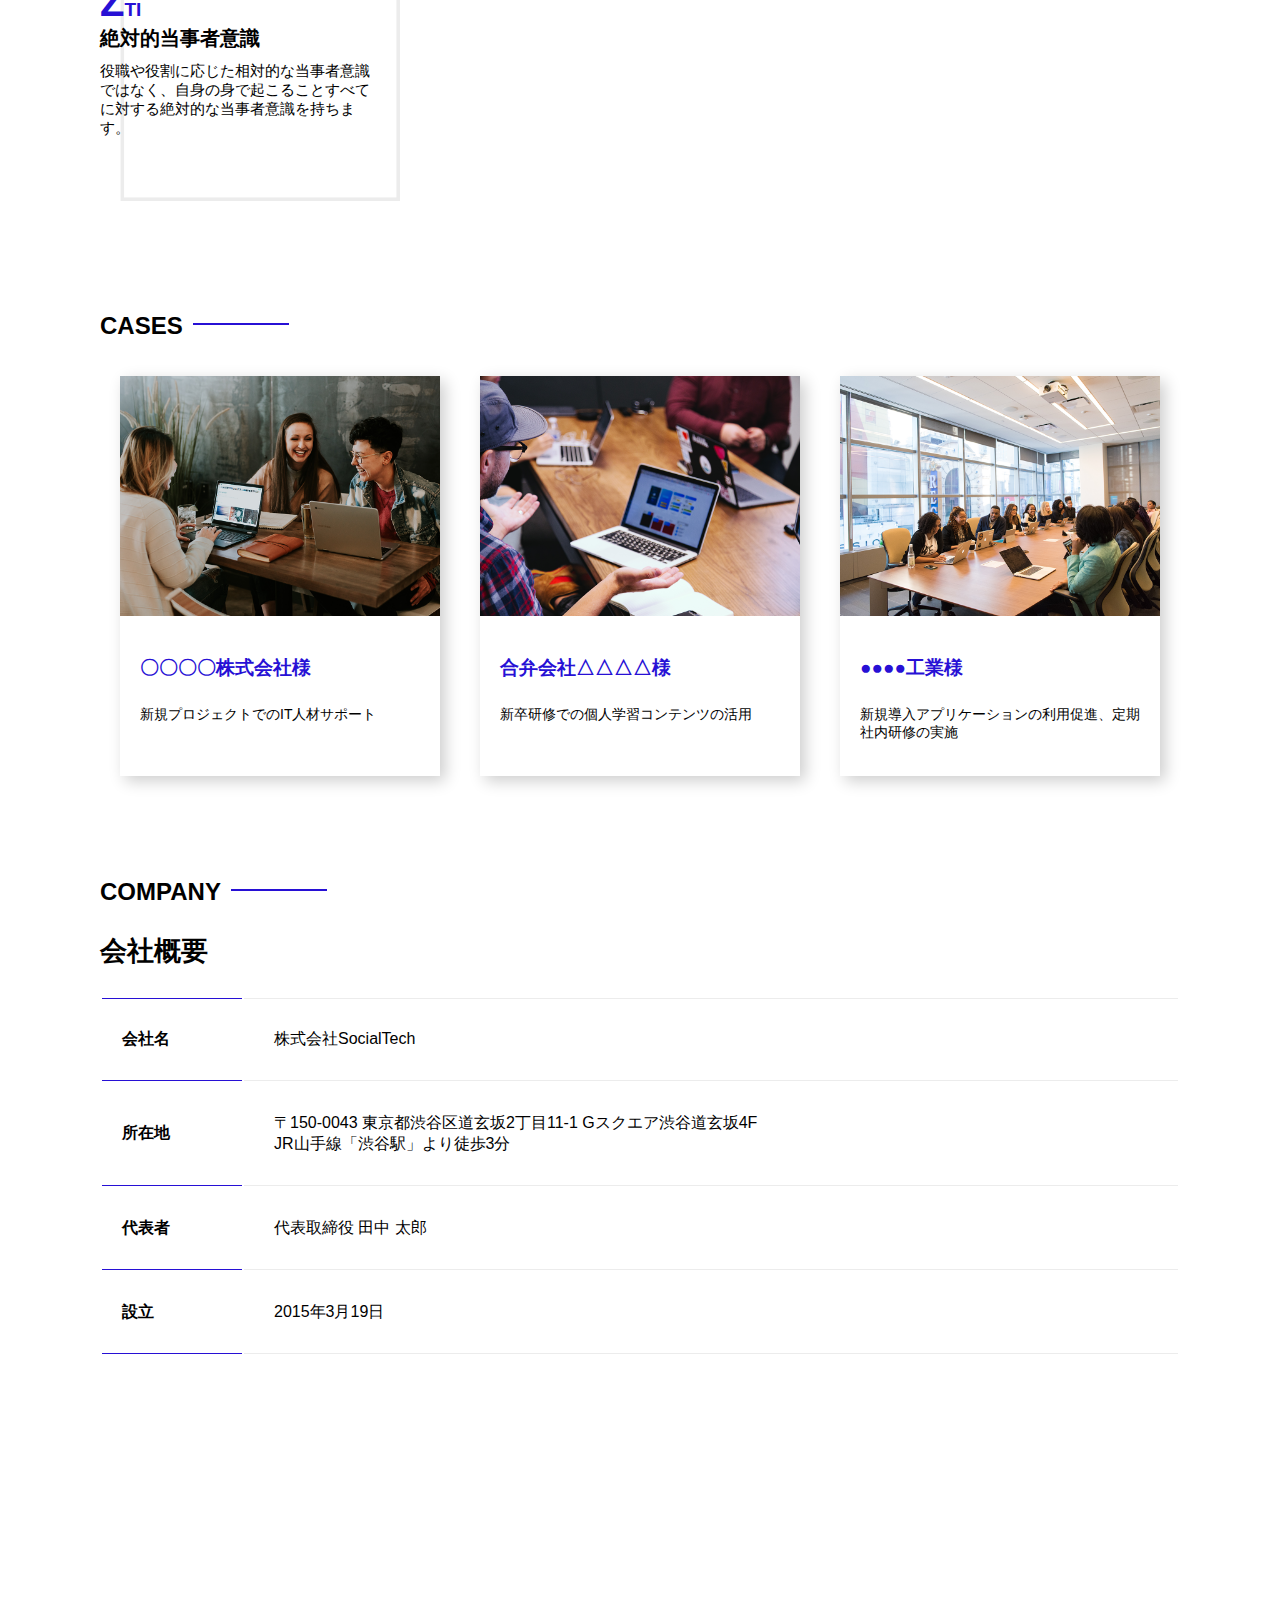
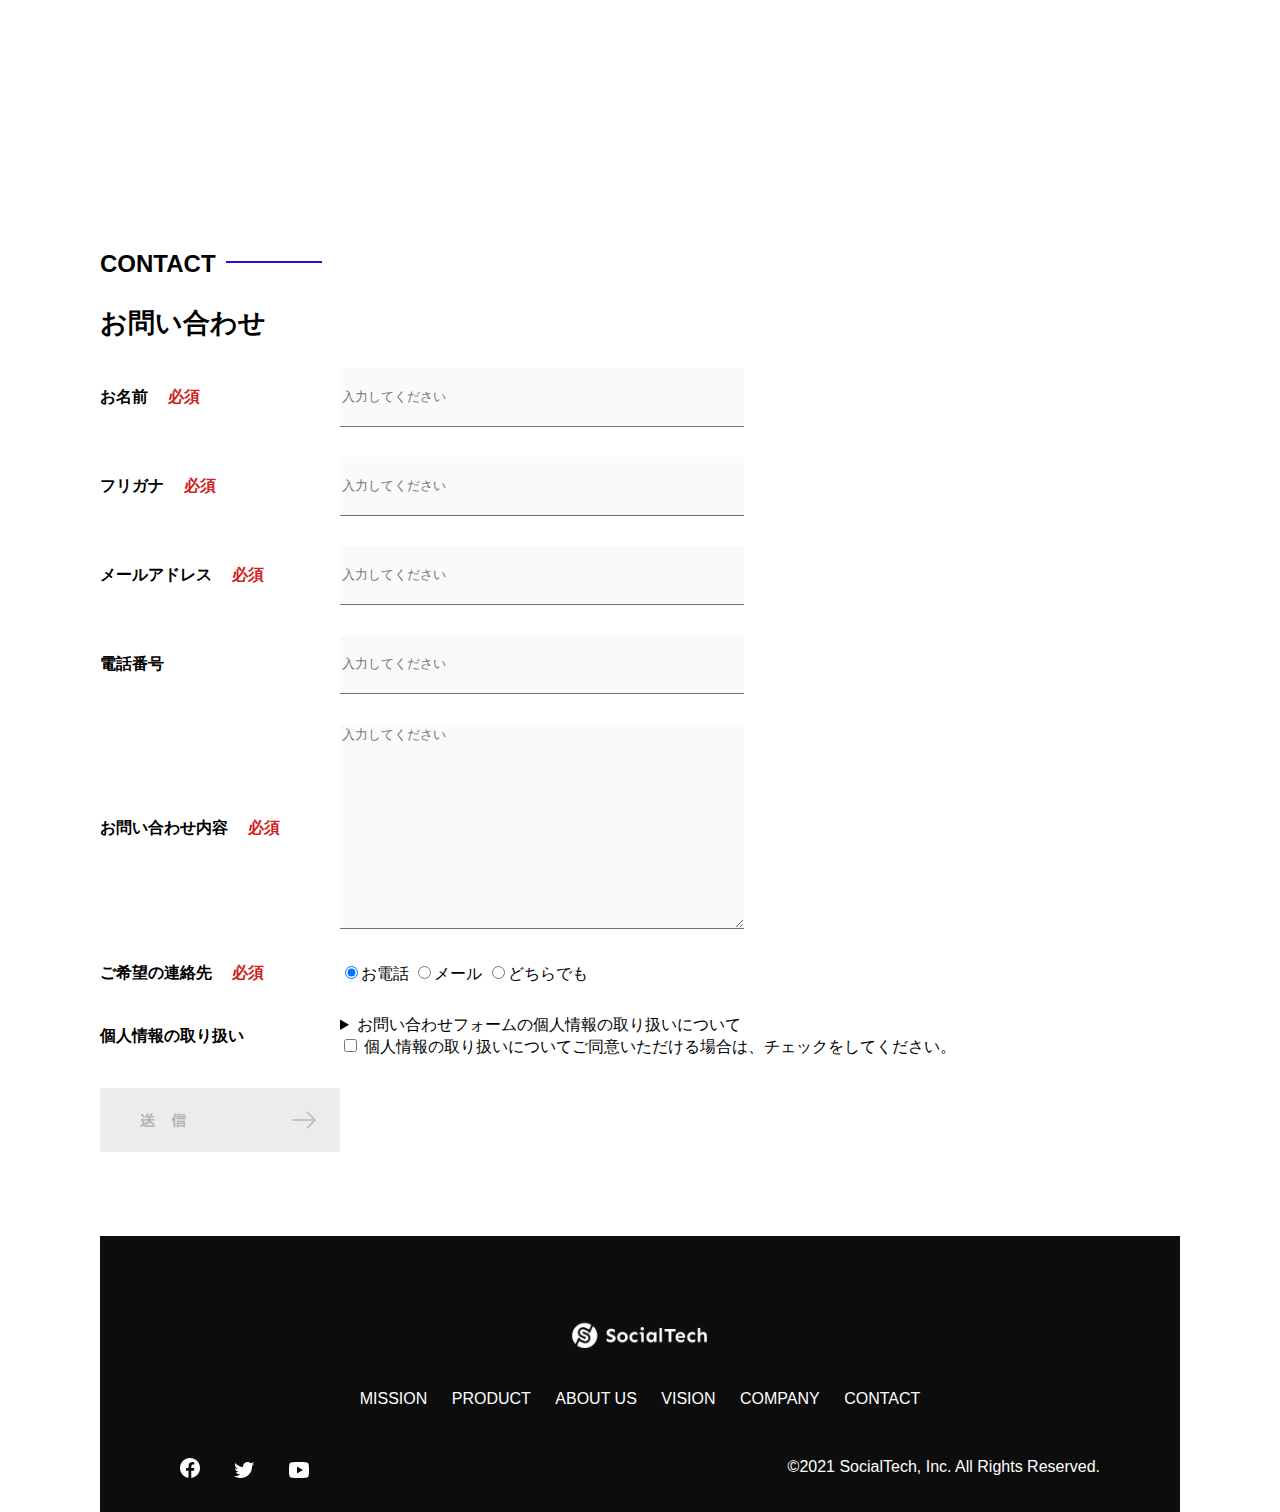
<file: socialtech-kadai-012/index.html>
<!DOCTYPE html>
<html>
  <head>
    <title>SocialTech</title>
    <meta charset="UTF-8" />
    <meta
      name="description"
      content="SocialTechはEdTech業界のリーディングカンパニーを目指します。"
    />
    <meta name="viewport" content="width=device-width, initial-scale=1.0" />
    <link rel="stylesheet" href="style.css" />
  </head>
  <body>
    <!-- ヘッダー -->
    <header>
      <!-- ロゴ -->
      <a href="index.html" id="logo"
        ><img src="images/logo.png" alt="トップページに戻る"
      /></a>

      <!-- PC用ナビゲーション -->
      <nav id="nav-pc">
        <a href="mission.html">MISSION</a>
        <a href="product.html">PRODUCT</a>
        <a href="index.html#aboutus">ABOUT US</a>
        <a href="index.html#vision">VISION</a>
        <a href="index.html#company">COMPANY</a>
        <a href="index.html#contact">CONTACT</a>
      </nav>
    </header>
    <main>
      <article>
        <!-- メインビジュアル -->
        <section id="main-visual">
          <div id="main-message">
            <h1>WORLD PEACE</h1>
            <p>IT教育で世界平和を実現する</p>
          </div>
          <img
            src="images/index/index-main.png"
            alt="PCの周りに集まる多国籍の仲間たち"
          />
        </section>
        <!--ミッション-->
        <section id="mission">
          <h2 class="index-h2">MISSION</h2>
          <div id="mission-flex">
            <div>
              <img
                id="mission-photo"
                src="images/index/index-mission.png"
                alt="屋外のベンチで写真を撮影する多国籍の仲間たち"
              />
              <h3>世界平和の実現</h3>
              <p>
                人類の悲願である世界平和。世界平和を脅かす様々な社会問題を解決するためには、イノベーションをどんどん起こしていく必要があります。SocialTechは、プログラミング教育を通してイノベーターを輩出することで、世界平和という大きなテーマに挑んでいきます。
              </p>
            </div>
            <div>
              <img id="s2dgs" src="images/index/s2dgs.png" alt="S2DGs" />
              <h3>S2DGsの実現</h3>
              <p>
                国連が掲げる「Sustainable Development
                Goals（持続可能な開発目標）」に含まれる17つのグローバル目標のうち、以下の5つの目標の実現をミッションとしてサービスを展開しています。
              </p>
              <a href="mission.html">
                <img src="images/button-more.png" alt="もっとみる" />
              </a>
            </div>
          </div>
        </section>
        <!-- プロダクト -->
        <section id="product">
          <h2 class="index-h2">PRODUCT</h2>
          <div>
            <div id="product-left">
              <div>
                <img
                  class="product-photo"
                  src="images/index/index-mantoman.png"
                  alt="PCでコードを書く男性"
                />
                <div class="product-explain">
                  <span>MAN TO MAN</span>
                  <h3>プログラミング教育</h3>
                  <p>
                    2013年より日本で唯一の専属講師によるマンツーマンのプログラミングレッスンを開始。AI/人工知能やウェブデザインの学習も可能です。
                  </p>
                </div>
              </div>
              <div>
                <img
                  class="product-photo"
                  src="images/index/index-career.png"
                  alt="笑顔で話し合う2人の男性"
                />
                <div class="product-explain">
                  <span>CAREER</span>
                  <h3>人材紹介事業</h3>
                  <p>
                    エンジニアへの転職に特化した履歴書や職務経歴書のアドバイスや面接対策を行い、豊富な求人の中から最適なキャリア選択を支援します。
                  </p>
                </div>
              </div>
            </div>
            <div id="product-right">
              <div>
                <img
                  class="product-photo"
                  src="images/index/index-media.png"
                  alt="スマートフォンを操作する人"
                />
                <div class="product-explain">
                  <span>MEDIA</span>
                  <h3>プログラミング学習メディア</h3>
                  <p>
                    月間200万人に読まれる日本最大級のプログラミング学習サイト「SocialTech
                    Blog」やYouTubeチャンネルにて学習情報を発信しています。
                  </p>
                </div>
              </div>
              <div>
                <img
                  class="product-photo"
                  src="images/index/index-b2b.png"
                  alt="講演中の男性とそれを聴く人々"
                />
                <div class="product-explain">
                  <span>B2B</span>
                  <h3>法人研修事業</h3>
                  <p>
                    社員のスキルアップ・資格取得・福利厚生を目的としたプログラミング法人研修。貴社の事業モデルに合わせた研修内容の提案を致します。
                  </p>
                </div>
              </div>
            </div>
          </div>
          <div>
            <a id="product-more" href="product.html">
              <img src="images/button-more.png" alt="もっとみる" />
            </a>
          </div>
        </section>
        <!---ABOUT US-->
        <section id="aboutus">
          <h2 class="index-h2">ABOUT US</h2>
          <h3>3つの組織文化</h3>
          <div>
            <table class="culture-table">
              <tr>
                <td>
                  <span class="culture-num">01</span>
                </td>
                <td>
                  <span class="culture-en">FLEXIBLE</span>
                  <span class="culture-jp">フレキシブル</span>
                </td>
              </tr>
              <tr>
                <td>
                  <!--空のセル-->
                </td>
                <td>
                  <p class="culture-description">
                    リモートワーク、フルフレックス、複業推奨など1人1人が最大限のパフォーマンスを発揮できる柔軟な働き方を促進しています。
                  </p>
                </td>
              </tr>
              <tr>
                <td>
                  <span class="culture-num">02</span>
                </td>
                <td>
                  <span class="culture-en">TEAL</span>
                  <span class="culture-jp">ティール</span>
                </td>
              </tr>
              <tr>
                <td>
                  <!--空のセル-->
                </td>
                <td>
                  <p class="culture-description">
                    会社全体を1つの生命体として捉え、お互いが深く結びついた一階層型
                    組織として部署・チーム関係なく課題解決をできる組織を目指しています。
                  </p>
                </td>
              </tr>
              <tr>
                <td>
                  <span class="culture-num">03</span>
                </td>
                <td>
                  <span class="culture-en">SELF REALIZATION</span>
                  <span class="culture-jp">自己実現</span>
                </td>
              </tr>
              <tr>
                <td>
                  <!--空のセル-->
                </td>
                <td>
                  <p class="culture-description">
                    クオーター毎に経営・部署・個人ごとにOKRを設定し個人のキャリアと
                    会社の目指す方向の軌道修正を行っております。
                  </p>
                </td>
              </tr>
            </table>
            <img
              class="culture-img"
              src="images/index/index-aboutus1.png"
              alt="笑顔で話し合う2人の女性"
            />
          </div>
          <img
            class="culture-img2"
            src="images/index/index-aboutus2.png"
            alt="笑顔で話し合う3人の男女"
          />
        </section>
        <!-- VISION -->
        <section id="vision">
          <h2 class="index-h2">VISION</h2>
          <h3>7つの行動指針</h3>
          <div>
            <div class="vision-box">
              <img src="images/index/vision-01.png" alt="01" />
              <span>
                <h4>CUSTOMER IS BOSS</h4>
                <h5>あなたのボスは顧客である</h5>
                <p>
                  私たちは常にお客様志向で行動し、お客様を喜ばせ、期待値を超えた感動を提供することを大切にします。
                </p>
              </span>
            </div>
            <div class="vision-box">
              <img src="images/index/vision-02.png" alt="02" />
              <span>
                <h4>MOVE FAST</h4>
                <h5>早さは価値</h5>
                <p>
                  素早く試し、素早く実行することで新しい気付きや発見を見つけていきます。
                </p>
              </span>
            </div>
            <div class="vision-box">
              <img src="images/index/vision-03.png" alt="03" />
              <span>
                <h4>IMPACT DRIVEN</h4>
                <h5>作業するのは仕事ではない</h5>
                <p>
                  問題から考え、成果とは何かを考え続け、インパクトのある成果を生むために仕事をしていきます。
                </p>
              </span>
            </div>
            <div class="vision-box">
              <img src="images/index/vision-04.png" alt="04" />
              <span>
                <h4>SAVE TIME, SAVE MONEY</h4>
                <h5>浪費は命取りになる</h5>
                <p>
                  少ないコストでできる方法を考えます。お金だけでなく、人の時間をいただいている自覚を持ち、あらゆるリソースを有意義に活用します。
                </p>
              </span>
            </div>
            <div class="vision-box">
              <img src="images/index/vision-05.png" alt="05" />
              <span>
                <h4>BE GENTLE</h4>
                <h5>「優しくない」をなくす</h5>
                <p>
                  社会をすこしずつ優しくしていきます。自分、家族、同僚、顧客、他人、全ての人に優しくいることを心がけます。
                </p>
              </span>
            </div>
            <div class="vision-box">
              <img src="images/index/vision-06.png" alt="06" />
              <span>
                <h4>ABC</h4>
                <h5>当たり前の事をバカにせずにちゃんとやる</h5>
                <p>
                  礼儀、健康、嘘をつかない。当たり前の事が出来ているかを常に自問し、当たり前の基準を高く持って行動します。
                </p>
              </span>
            </div>
            <div class="vision-box">
              <img src="images/index/vision-07.png" alt="07" />
              <span>
                <h4>ZTI</h4>
                <h5>絶対的当事者意識</h5>
                <p>
                  役職や役割に応じた相対的な当事者意識ではなく、自身の身で起こることすべてに対する絶対的な当事者意識を持ちます。
                </p>
              </span>
            </div>
          </div>
        </section>
        <!-- CASES -->
        <section id = "cases">
          <h2 class = "index-h2">CASES</h2>
          <ul>
            <li class = "case-card">
              <img class = "case-img" src = "images/index/case-1.png" alt = "仲良く語り合う3人">
              <div class = "case-info">
                <h4 class = "case-name">〇〇〇〇株式会社様</h4>
                <p class = "case-content">新規プロジェクトでのIT人材サポート</p>
              </div>
            </li>
            <li class = "case-card">
              <img class = "case-img" src = "images/index/case-2.png" alt = "PCでコンテンツを見る">
              <div class = "case-info">
                <h4 class = "case-name">合弁会社△△△△様</h4>
                <p class = "case-content">新卒研修での個人学習コンテンツの活用</p>
              </div>
            </li>
            <li class = "case-card">
              <img class = "case-img" src = "images/index/case-3.png" alt = "社内研修中の会議室">
              <div class = "case-info">
                <h4 class = "case-name">●●●●工業様</h4>
                <p class = "case-content">新規導入アプリケーションの利用促進、定期社内研修の実施</p>
              </div>
            </li>
          </ul>
        </section>
        <!-- COMPANY -->
        <section id="company">
          <h2 class="index-h2">COMPANY</h2>
          <h3>会社概要</h3>
          <table id="company-table">
            <tr>
              <th class="tableheader-first">会社名</th>
              <td class="cell-first">株式会社SocialTech</td>
            </tr>
            <tr>
              <th class="tableheader">所在地</th>
              <td class="cell">
                〒150-0043 東京都渋谷区道玄坂2丁目11-1 Gスクエア渋谷道玄坂4F<br />JR山手線「渋谷駅」より徒歩3分
              </td>
            </tr>
            <tr>
              <th class="tableheader">代表者</th>
              <td class="cell">代表取締役 田中 太郎</td>
            </tr>
            <tr>
              <th class="tableheader">設立</th>
              <td class="cell">2015年3月19日</td>
            </tr>
          </table>
          <iframe
            src="https://www.google.com/maps/embed?pb=!1m18!1m12!1m3!1d3241.7759544892483!2d139.69399665123464!3d35.65789123876098!2m3!1f0!2f0!3f0!3m2!1i1024!2i768!4f13.1!3m3!1m2!1s0x60188caa0042e8d1%3A0xba130bea826a7aa2!2z44CSMTUwLTAwNDMg5p2x5Lqs6YO95riL6LC35Yy66YGT546E5Z2C77yS5LiB55uu77yR77yR4oiS77yR!5e0!3m2!1sja!2sjp!4v1636872991912!5m2!1sja!2sjp"
            style="border: 0"
            allowfullscreen=""
            loading="lazy"
          >
          </iframe>
        </section>
        <!-- お問い合わせフォーム -->
        <section id="contact">
          <h2 class="index-h2">CONTACT</h2>
          <h3>お問い合わせ</h3>
          <form>
            <div>
              <div class="contact-heading">
                <label class="contact-label"
                  >お名前<span class="contact-span">必須</span></label
                >
              </div>
              <div class="contact-form">
                <input
                  type="text"
                  name="name"
                  placeholder="入力してください"
                  class="contact-textbox"
                />
              </div>
            </div>
            <div>
              <div class="contact-heading">
                <label class="contact-label"
                  >フリガナ<span class="contact-span">必須</span></label
                >
              </div>
              <div>
                <input
                  type="text"
                  name="hurigana"
                  placeholder="入力してください"
                  class="contact-textbox"
                />
              </div>
            </div>
            <div>
              <div class="contact-heading">
                <label class="contact-label"
                  >メールアドレス<span class="contact-span">必須</span></label
                >
              </div>
              <div>
                <input
                  type="text"
                  name="email"
                  placeholder="入力してください"
                  class="contact-textbox"
                />
              </div>
            </div>
            <div>
              <div class="contact-heading">
                <label class="contact-label">電話番号</label>
              </div>
              <div>
                <input
                  type="text"
                  name="tel"
                  placeholder="入力してください"
                  class="contact-textbox"
                />
              </div>
            </div>
            <div>
              <div class="contact-heading">
                <label class="contact-label"
                  >お問い合わせ内容<span class="contact-span">必須</span></label
                >
              </div>
              <div>
                <textarea
                  class="contact-textarea"
                  placeholder="入力してください"
                  name="message"
                ></textarea>
              </div>
            </div>
            <div>
              <div class="contact-heading">
                <label class="contact-label"
                  >ご希望の連絡先<span class="contact-span">必須</span></label
                >
              </div>
              <div>
                <input
                  class="radiobutton"
                  type="radio"
                  value="tel"
                  name="contact"
                  checked
                /><label>お電話</label>
                <input
                  class="radiobutton"
                  type="radio"
                  value="mail"
                  name="contact"
                /><label>メール</label>
                <input
                  class="radiobutton"
                  type="radio"
                  value="both"
                  name="contact"
                /><label>どちらでも</label>
              </div>
            </div>
            <div>
              <div class="contact-heading">
                <label class="contact-label">個人情報の取り扱い</label>
              </div>
              <div>
                <details>
                  <summary>
                    お問い合わせフォームの個人情報の取り扱いについて
                  </summary>
                  <div>
                    <span>１．組織の名称又は氏名</span><br />
                    株式会社SocialTech<br /><br />
                    <span
                      >２．個人情報保護管理者（若しくはその代理人）の氏名又は職名、所属及び連絡先
                      鈴木 一郎 コーポレート部</span
                    ><br />
                    メールアドレス：support@socialtech.net<br />
                    TEL：03-xxxx-xxxx<br />
                    <span>３．個人情報の利用目的</span><br />
                    ・本サービス及び本サービスに関連する情報の提供又はそれらに関する連絡のため<br />
                    ・ユーザーの本人確認のため<br />
                    ・当社サービスのご案内のため<br />
                    ・当社の商品等の広告または宣伝（電子メールによるものを含むものとします。）<br /><br />
                    <span>４．個人情報の取り扱い業務の委託</span><br />
                    個人情報の取扱業務の全部または一部を外部に業務委託する場合があります。<br />
                    その際、弊社は、個人情報を適切に保護できる管理体制を敷き実行していることを条件として<br />
                    委託先を厳選したうえで、機密保持契約を委託先と締結し、お客様の個人情報を厳密に管理させます。<br /><br />
                    <span>５．個人情報の開示等の請求</span><br />
                    お客様は、弊社に対してご自身の個人情報の開示等（利用目的の通知、開示、内容の訂正・追加・削除、利用の停止または消去、第三者への提供の停止）に関して、当社問合わせ窓口に申し出ることができます。<br />
                    その際、弊社はお客様ご本人を確認させていただいたうえで、合理的な期間内に対応いたします。<br /><br />
                    なお、個人情報に関する弊社問合わせ先は、次の通りです。<br /><br />
                    株式会社SocialTech　個人情報問合せ窓口<br />
                    〒150-0043　東京都渋谷区道玄坂2丁目11-1 Ｇスクエア渋谷道玄坂
                    4F<br />
                    メールアドレス：support@socialtech.net　TEL：03-xxxx-xxxx<br /><br />
                    <span>６．個人情報を提供されることの任意性について</span
                    ><br /><br />
                    お客様がご自身の個人情報を弊社に提供されるか否かは、お客様のご判断によりますが、もしご提供されない場合には、適切なサービスが提供できない場合がありますので予めご了承ください。
                  </div>
                </details>
                <input type="checkbox" name="agree" />
                <span
                  >個人情報の取り扱いについてご同意いただける場合は、チェックをしてください。</span
                >
              </div>
            </div>
            <input
              type="image"
              value="Submit"
              src="images/button-submit.png"
              alt="送信する"
            />
          </form>
        </section>
      </article>
      <footer>
        <div id="footer-logo">
          <img src="images/logo-sp.png" alt="SocialTech" />
        </div>
        <div id="footer-link">
          <a href="mission.html">MISSION</a>
          <a href="product.html">PRODUCT</a>
          <a href="index.html#aboutus">ABOUT US</a>
          <a href="index.html#vision">VISION</a>
          <a href="index.html#company">COMPANY</a>
          <a href="index.html#contact">CONTACT</a>
        </div>
        <div id="sns-footer">
          <a href="https://www.facebook.com/sejuku2013"
            ><img src="images/button-facebook.png" alt="Facebookのリンク"
          /></a>
          <a href="https://twitter.com/samuraijuku"
            ><img src="images/button-twitter.png" alt="Twitterのリンク"
          /></a>
          <a href="https://www.youtube.com/channel/UCCFOQO5aDK0xXam4cUQXT8g"
            ><img src="images/button-youtube.png" alt="YouTubeのリンク"
          /></a>
          <span id="copyright"
            >&copy;2021 SocialTech, Inc. All Rights Reserved.
          </span>
        </div>
      </footer>
    </main>
  </body>
</html>
</file>
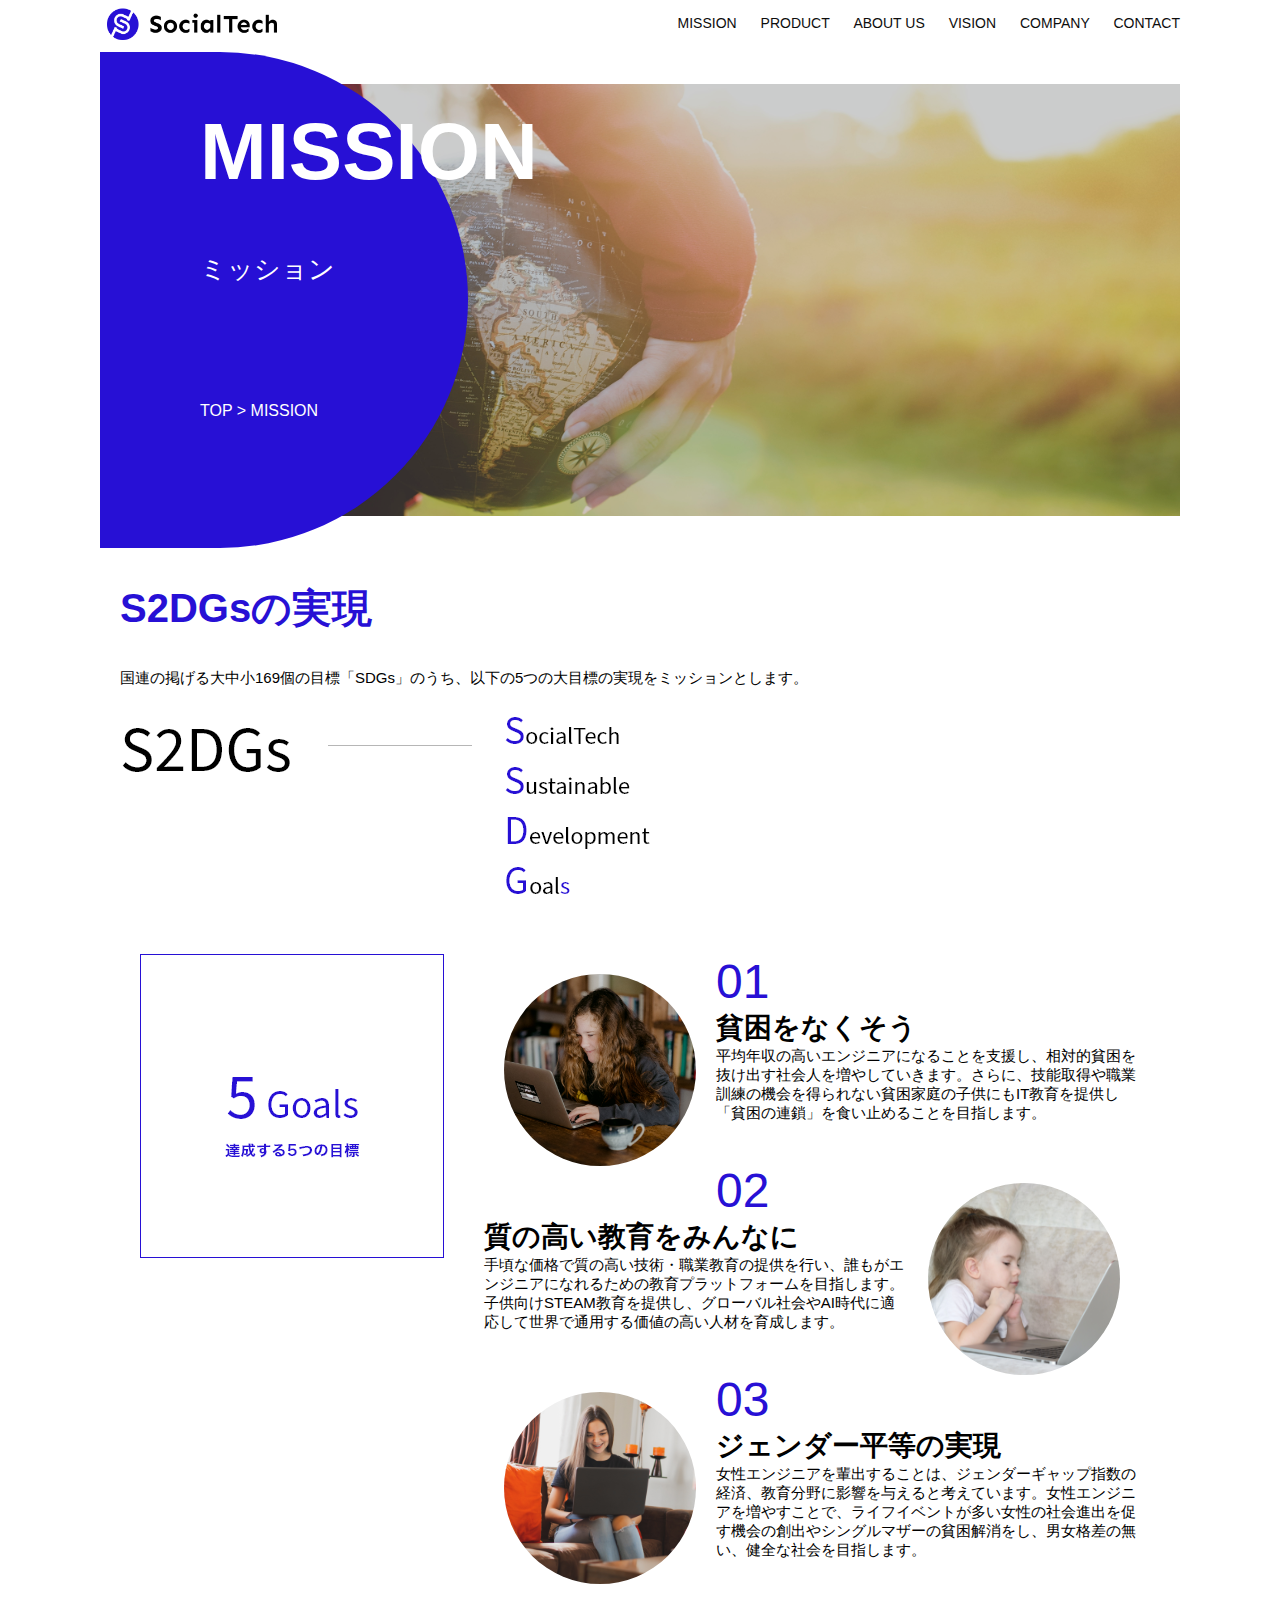
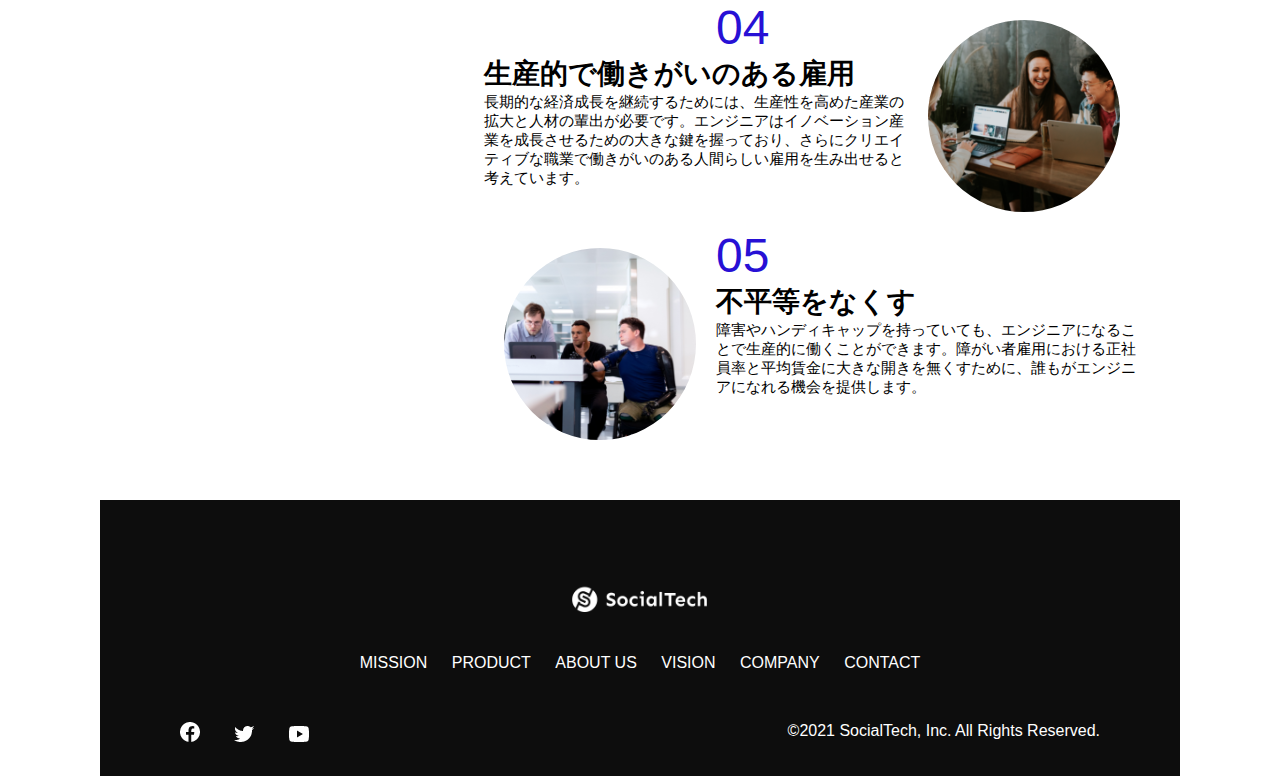
<file: kadai_tutorial_output/mission.html>
<!DOCTYPE html>
<html>
    <head>
        <title>SocialTech - MISSION ミッション</title>
        <meta charset = "UTF-8">
        <meta name = "description"  content = "SocialTechが目指す5つの目標(S2DGs)を紹介します。">
        <meta name = "viewport" content = "width=device-width, initial-scale=1.0">
        <link rel = "stylesheet" href = "style.css">
    </head>
    <body>
        <header>
            <a href = "index.html" id = "logo"><img src = "img/logo.png" alt = "トップページに戻る"></a>
            <nav id = "nav-pc">
                <a href = "mission.html">MISSION</a>
                <a href = "product.html">PRODUCT</a>
                <a href = "index.html#aboutus">ABOUT US</a>
                <a href = "index.html#vision">VISION</a>
                <a href = "index.html#company">COMPANY</a>
                <a href = "index.html#contact">CONTACT</a>
            </nav>

            <img id = "menu-sp" src = "img/button-menu.png" alt = "ナビゲーションを開く" onclick="document.getElementById('nav-sp').style.display = 'block'">

            <nav id = "nav-sp">
                <img id = "close" src = "img/button-close.png" alt = "ナビゲーションを閉じる" onclick="document.getElementById('nav-sp').style.display = 'none'">
                <a id = "logo-sp" href = "index.html" onclick="document.getElementById('nav-sp').style.display = 'none'">
                    <img src = "img/logo-sp.png" alt = "トップページに戻る">
                </a>
                <a class = "menu" href = "mission.html" onclick="document.getElementById('nav-sp').style.display = 'none'">MISSION</a>
                <a class = "menu" href = "product.html" onclick="document.getElementById('nav-sp').style.display = 'none'">PRODUCT</a>
                <a class = "menu" href = "index.html#aboutus" onclick="document.getElementById('nav-sp').style.display = 'none'">ABOUT US</a>
                <a class = "menu" href = "index.html#vision" onclick="document.getElementById('nav-sp').style.display = 'none'">VISION</a>
                <a class = "menu" href = "index.html#company" onclick="document.getElementById('nav-sp').style.display = 'none'">COMPANY</a>
                <a class = "menu" href = "index.html#contact" onclick="document.getElementById('nav-sp').style.display = 'none'">CONTACT</a>
                <div id = "sns">
                    <a href = "https://www.facebook.com/sejuku2013"><img src = "img/button-facebook.png" alt = "Facebookへのリンク"></a>
                    <a href = "https://twitter.com/samuraijuku"><img src = "img/button-twitter.png" alt = "Twitterへのリンク"></a>
                    <a href = "https://www.youtube.com/channel/UCCFOQO5aDK0xXam4cUQXT8g"><img src = "img/button-youtube.png" alt = "YouTubeへのリンク"></a>
                </div>
            </nav>

        </header>
        <main>
            <article>
                <section id = "mission-main">
                    <div id = "mission-title">
                        <h1>MISSION</h1>
                        <span>ミッション</span>
                        <div>TOP > MISSION</div>
                    </div>
                </section>

                <section id = "mission-s2dgs">
                    <h2 class = "mission-h2">S2DGsの実現</h2>
                    <p>国連の掲げる大中小169個の目標「SDGs」のうち、以下の5つの大目標の実現をミッションとします。</p>
                    <img src = "img/mission/mission-s2dgs.png" alt = "S2DGs">
                </section>

                <section id = "mission-5goals">
                    <div>
                        <img id = "s2dgs-image" src = "img/mission/mission-5goals.png" alt = "5goals">
                    </div>
                    <div>
                        <div>
                            <img class = "fivegoals-image-left" src = "img/mission/mission-5goals01.png" alt = "PCを操作する女の子">
                            <span class = "fivegoals-number">01</span>
                            <h3 class = "fivegoals-h3">貧困をなくそう</h3>
                            <p class = "fivegoals-p">平均年収の高いエンジニアになることを支援し、相対的貧困を抜け出す社会人を増やしていきます。さらに、技能取得や職業訓練の機会を得られない貧困家庭の子供にもIT教育を提供し「貧困の連鎖」を食い止めることを目指します。</p>
                        </div>
                        <div>
                            <img class = "fivegoals-image-right" src = "img/mission/mission-5goals02.png" alt = "PCを見つめる小さい女の子">
                            <span class = "fivegoals-number">02</span>
                            <h3 class = "fivegoals-h3">質の高い教育をみんなに</h3>
                            <p class = "fivegoals-p">手頃な価格で質の高い技術・職業教育の提供を行い、誰もがエンジニアになれるための教育プラットフォームを目指します。子供向けSTEAM教育を提供し、グローバル社会やAI時代に適応して世界で通用する価値の高い人材を育成します。</p>
                        </div>
                        <div>
                            <img class = "fivegoals-image-left" src = "img/mission/mission-5goals03.png" alt = "PCを操作する女性">
                            <span class = "fivegoals-number">03</span>
                            <h3 class = "fivegoals-h3">ジェンダー平等の実現</h3>
                            <p class = "fivegoals-p">女性エンジニアを輩出することは、ジェンダーギャップ指数の経済、教育分野に影響を与えると考えています。女性エンジニアを増やすことで、ライフイベントが多い女性の社会進出を促す機会の創出やシングルマザーの貧困解消をし、男女格差の無い、健全な社会を目指します。</p>
                        </div>
                        <div>
                            <img class = "fivegoals-image-right" src = "img/mission/mission-5goals04.png" alt = "笑顔で話し合う3人の男女">
                            <span class = "fivegoals-number">04</span>
                            <h3 class = "fivegoals-h3">生産的で働きがいのある雇用</h3>
                            <p class = "fivegoals-p">長期的な経済成長を継続するためには、生産性を高めた産業の拡大と人材の輩出が必要です。エンジニアはイノベーション産業を成長させるための大きな鍵を握っており、さらにクリエイティブな職業で働きがいのある人間らしい雇用を生み出せると考えています。</p>
                        </div>
                        <div>
                            <img class = "fivegoals-image-left" src = "img/mission/mission-5goals05.png" alt = "障害を持つ男性が生き生きと働く様子">
                            <span class = "fivegoals-number">05</span>
                            <h3 class = "fivegoals-h3">不平等をなくす</h3>
                            <p class = "fivegoals-p">障害やハンディキャップを持っていても、エンジニアになることで生産的に働くことができます。障がい者雇用における正社員率と平均賃金に大きな開きを無くすために、誰もがエンジニアになれる機会を提供します。</p>
                        </div>
                    </div>
                </section>
            </article>
            <footer>
                <div id = "footer-logo" >
                    <img src = "img/logo-sp.png" alt = "SocialTech">
                </div>
                <div id = "footer-link">
                    <a href = "mission.html">MISSION</a>
                    <a href = "product.html">PRODUCT</a>
                    <a href = "index.html#aboutus">ABOUT US</a>
                    <a href = "index.html#vision">VISION</a>
                    <a href = "index.html#company">COMPANY</a>
                    <a href = "index.html#contact">CONTACT</a>
                </div>
                <div id = "sns-footer">
                    <a href = "https://www.facebook.com/sejuku2013"><img src = "img/button-facebook.png" alt = "Facebookのリンク"></a>
                    <a href = "https://twitter.com/samuraijuku"><img src = "img/button-twitter.png" alt = "Twitterのリンク"></a>
                    <a href = "https://www.youtube.com/channel/UCCFOQO5aDK0xXam4cUQXT8g"><img src = "img/button-youtube.png" alt = "YouTubeへのリンク"></a>
                    <span id = "copyright">&copy;2021 SocialTech, Inc. All Rights Reserved. </span>
                </div>
            </footer>
        </main>
    </body>
</html>
</file>
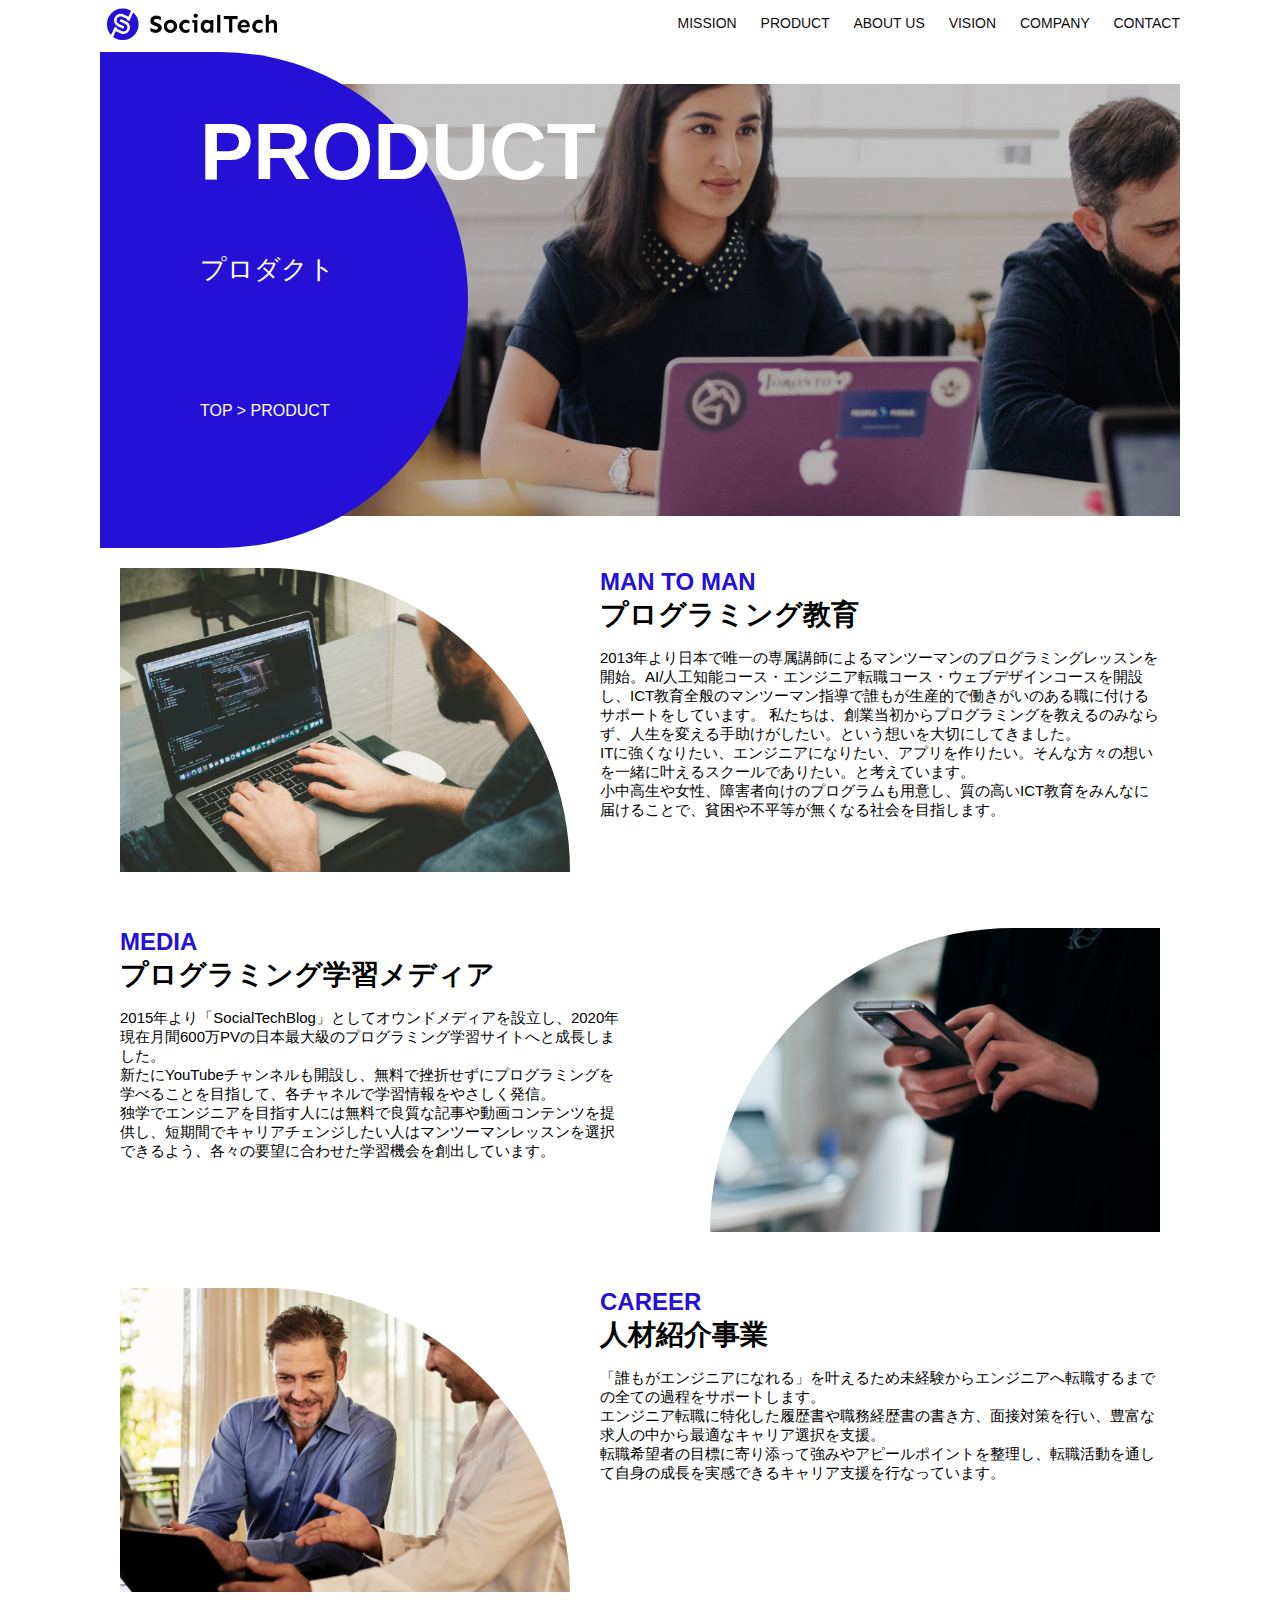
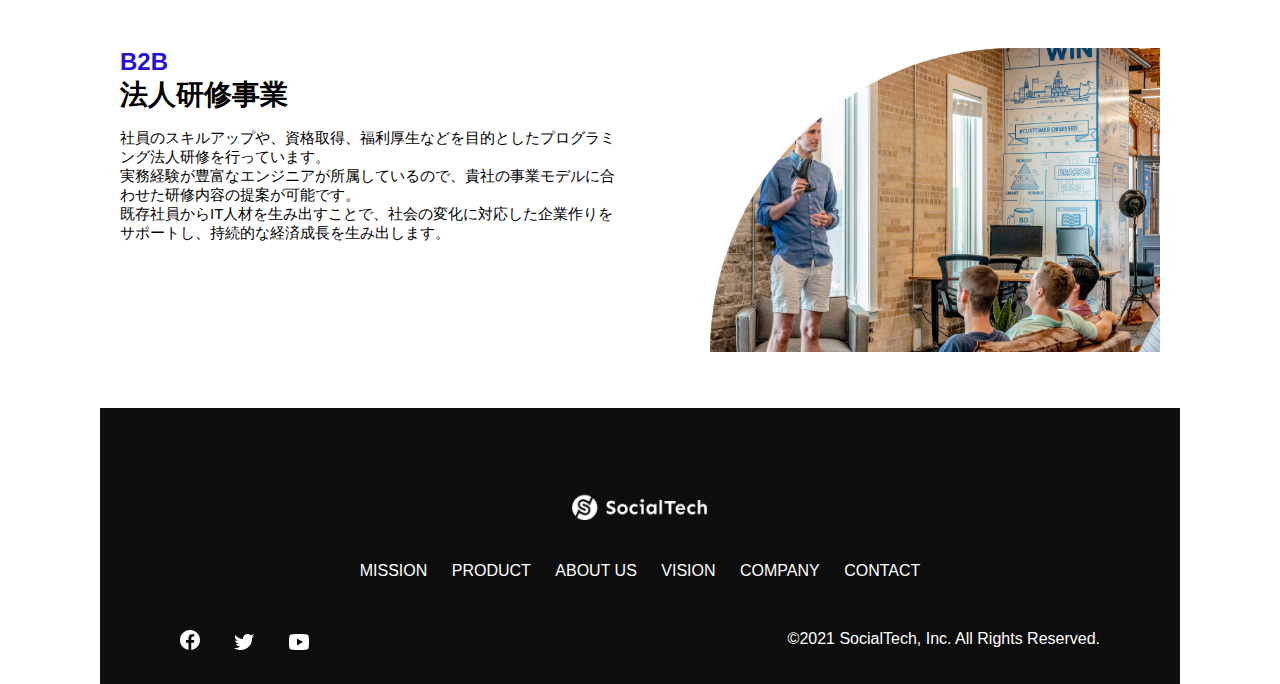
<file: kadai_tutorial_output/product.html>
<!DOCTYPE html>
<html>
    <head>
        <title>SocialTech - PRODUCT プロダクト</title>
        <meta charset = "UTF-8">
        <meta name = "description"  content = "SocialTechの4つのプロダクトをプロダクトを紹介します。">
        <meta name = "viewport" content = "width=device-width, initial-scale=1.0">
        <link rel = "stylesheet" href = "style.css">
    </head>
    <body>
        <header>
            <a href = "index.html" id = "logo"><img src = "img/logo.png" alt = "トップページに戻る"></a>
            <nav id = "nav-pc">
                <a href = "mission.html">MISSION</a>
                <a href = "product.html">PRODUCT</a>
                <a href = "index.html#aboutus">ABOUT US</a>
                <a href = "index.html#vision">VISION</a>
                <a href = "index.html#company">COMPANY</a>
                <a href = "index.html#contact">CONTACT</a>
            </nav>

            <img id = "menu-sp" src = "img/button-menu.png" alt = "ナビゲーションを開く" onclick="document.getElementById('nav-sp').style.display = 'block'">

            <nav id = "nav-sp">
                <img id = "close" src = "img/button-close.png" alt = "ナビゲーションを閉じる" onclick="document.getElementById('nav-sp').style.display = 'none'">
                <a id = "logo-sp" href = "index.html" onclick="document.getElementById('nav-sp').style.display = 'none'">
                    <img src = "img/logo-sp.png" alt = "トップページに戻る">
                </a>
                <a class = "menu" href = "mission.html" onclick="document.getElementById('nav-sp').style.display = 'none'">MISSION</a>
                <a class = "menu" href = "product.html" onclick="document.getElementById('nav-sp').style.display = 'none'">PRODUCT</a>
                <a class = "menu" href = "index.html#aboutus" onclick="document.getElementById('nav-sp').style.display = 'none'">ABOUT US</a>
                <a class = "menu" href = "index.html#vision" onclick="document.getElementById('nav-sp').style.display = 'none'">VISION</a>
                <a class = "menu" href = "index.html#company" onclick="document.getElementById('nav-sp').style.display = 'none'">COMPANY</a>
                <a class = "menu" href = "index.html#contact" onclick="document.getElementById('nav-sp').style.display = 'none'">CONTACT</a>
                <div id = "sns">
                    <a href = "https://www.facebook.com/sejuku2013"><img src = "img/button-facebook.png" alt = "Facebookへのリンク"></a>
                    <a href = "https://twitter.com/samuraijuku"><img src = "img/button-twitter.png" alt = "Twitterへのリンク"></a>
                    <a href = "https://www.youtube.com/channel/UCCFOQO5aDK0xXam4cUQXT8g"><img src = "img/button-youtube.png" alt = "YouTubeへのリンク"></a>
                </div>
            </nav>

        </header>
        <main>
            <article>
                <section id = "product-main">
                    <div id = "product-title">
                        <h1>PRODUCT</h1>
                        <span>プロダクト</span>
                        <div>TOP > PRODUCT</div>
                    </div>
                </section>

                <section class = "product-section1">
                    <img src = "img/product/product-mantoman.png" alt = "PCでコードを書く男性">
                    <div>
                        <h2 class = "product-h2">MAN TO MAN</h2>
                        <h3 class = "product-h3">プログラミング教育</h3>
                        <p>
                            2013年より日本で唯一の専属講師によるマンツーマンのプログラミングレッスンを開始。AI/人工知能コース・エンジニア転職コース・ウェブデザインコースを開設し、ICT教育全般のマンツーマン指導で誰もが生産的で働きがいのある職に付けるサポートをしています。
                            私たちは、創業当初からプログラミングを教えるのみならず、人生を変える手助けがしたい。という想いを大切にしてきました。<br>ITに強くなりたい、エンジニアになりたい、アプリを作りたい。そんな方々の想いを一緒に叶えるスクールでありたい。と考えています。<br>小中高生や女性、障害者向けのプログラムも用意し、質の高いICT教育をみんなに届けることで、貧困や不平等が無くなる社会を目指します。
                        </p>
                    </div>
                </section>

                <section class = "product-section2">
                    <div>
                        <h2 class = "product-h2">MEDIA</h2>
                        <h3 class = "product-h3">プログラミング学習メディア</h3>
                        <p>
                        2015年より「SocialTechBlog」としてオウンドメディアを設立し、2020年現在月間600万PVの日本最大級のプログラミング学習サイトへと成長しました。<br>新たにYouTubeチャンネルも開設し、無料で挫折せずにプログラミングを学べることを目指して、各チャネルで学習情報をやさしく発信。<br>独学でエンジニアを目指す人には無料で良質な記事や動画コンテンツを提供し、短期間でキャリアチェンジしたい人はマンツーマンレッスンを選択できるよう、各々の要望に合わせた学習機会を創出しています。
                        </p>
                    </div>
                    <img src = "img/product/product-media.png" alt = "スマートフォンを操作する人">
                </section>

                <section class = "product-section1">
                    <img src = "img/product/product-career.png" alt = "笑顔で話し合う2人の男性">
                    <div>
                        <h2 class = "product-h2">CAREER</h2>
                        <h3 class = "product-h3">人材紹介事業</h3>
                        <p>
                            「誰もがエンジニアになれる」を叶えるため未経験からエンジニアへ転職するまでの全ての過程をサポートします。<br>エンジニア転職に特化した履歴書や職務経歴書の書き方、面接対策を行い、豊富な求人の中から最適なキャリア選択を支援。<br>転職希望者の目標に寄り添って強みやアピールポイントを整理し、転職活動を通して自身の成長を実感できるキャリア支援を行なっています。<br>
                        </p>
                    </div>
                </section>

                <section class = "product-section2">
                    <div>
                        <h2 class = "product-h2">B2B</h2>
                        <h3 class = "product-h3">法人研修事業</h3>
                        <p>
                            社員のスキルアップや、資格取得、福利厚生などを目的としたプログラミング法人研修を行っています。<br>実務経験が豊富なエンジニアが所属しているので、貴社の事業モデルに合わせた研修内容の提案が可能です。<br>既存社員からIT人材を生み出すことで、社会の変化に対応した企業作りをサポートし、持続的な経済成長を生み出します。
                        </p>
                    </div>
                    <img src = "img/product/product-b2b.png" alt = "講演中の男性とそれを聴く人々">
                </section>
            </article>
            <footer>
                <div id = "footer-logo" >
                    <img src = "img/logo-sp.png" alt = "SocialTech">
                </div>
                <div id = "footer-link">
                    <a href = "mission.html">MISSION</a>
                    <a href = "product.html">PRODUCT</a>
                    <a href = "index.html#aboutus">ABOUT US</a>
                    <a href = "index.html#vision">VISION</a>
                    <a href = "index.html#company">COMPANY</a>
                    <a href = "index.html#contact">CONTACT</a>
                </div>
                <div id = "sns-footer">
                    <a href = "https://www.facebook.com/sejuku2013"><img src = "img/button-facebook.png" alt = "Facebookのリンク"></a>
                    <a href = "https://twitter.com/samuraijuku"><img src = "img/button-twitter.png" alt = "Twitterのリンク"></a>
                    <a href = "https://www.youtube.com/channel/UCCFOQO5aDK0xXam4cUQXT8g"><img src = "img/button-youtube.png" alt = "YouTubeへのリンク"></a>
                    <span id = "copyright">&copy;2021 SocialTech, Inc. All Rights Reserved. </span>
                </div>
            </footer>
        </main>
    </body>
</html>
</file>
<file: html-css-kadai_013/style.css>
/* PC、スマホ共通スタイル */
body {
  font-family: "Source Sans Pro", "Hiragino Kaku Gothic ProN", Meiryo, Arial,
    sans-serif;
}

p {
  font-size: 15px;
}

#main-visual>img {
  width: 100%;
}

/*================
PC用のスタイル 
=================*/
@media screen and (min-width: 768px) {
  /* 横幅設定 */
  body {
    max-width: 1080px;
    min-width: 960px;
    margin: 0 auto 0 auto;
  }

  /* ヘッダー */
  header {
    display: flex;
    justify-content: space-between;
  }

  /* ナビゲーションのレイアウト */
  #nav-pc {
    text-align: right;
    font-size: 14px;
    padding-top: 15px;
  }

  /* ナビゲーションのリンクの装飾設定 */
  #nav-pc>a {
    text-decoration: none;
    margin-left: 20px;
  }

  #nav-pc>a:link {
    color: #0d0d0d;
  }

  #nav-pc>a:visited {
    color: #0d0d0d;
  }

  #nav-pc>a:hover {
    color: #0d0d0d;
    text-decoration: underline;
  }

  #nav-pc>a:active {
    color: #0d0d0d;
  }
  #menu-sp {
    display: none;
  }
  #nav-sp {
    display: none;
  }
}

@media screen and (max-width: 767px) {

  body {
    min-width: 375px;
    margin: 0;
  }
  #nav-pc {
    display: none;
  }
  #menu-sp {
    float: right;
    padding: 0;
  }
  #nav-sp {
    background-color: #ce933e;
    position: absolute;
    top: 0;
    left: 0;
    height: 100%;
    width: 100%;
    display: none;
    z-index: 100;
  }
  #close {
    position: absolute;
    top: 20px;
    right: 20px;
  }
  #logo-sp {
    margin: 80px 0 30px 20px;
  }
  #nav-sp > a {
    display: block;
  }
  #nav-sp > a:link {
    color: #ffffff;
  }
  #nav-sp > a:visited {
    color: #ffffff;
  }
  #nav-sp > a:hover {
    color: #ffffff;
    text-decoration: underline;
  }
  #nav-sp > a:active {
    color: #ffffff;
  }
  #nav-sp > .menu {
    text-decoration: none;
    display: block;
    margin: 0 20px;
    height: 44px;
    font-size: 16px;
    background-image: url("images/arrow.png");
    background-repeat: no-repeat;
    background-position: right top;
  }
}
</file>
<file: kadai_tutorial_output/style.css>
body {
    font-family: "Source Sans Pro", "Hiragino Kaku Gothic ProN", Meiryo, Arial, sans-serif;
}
p {
    font-size: 15px;
}
@media screen and (min-width: 768px)  {

    body {
        max-width: 1080px;
        min-width: 960px;
        margin: 0 auto;
    }
    header {
        display: flex;
        justify-content: space-between;
    }
    #nav-pc {
        text-align: right;
        font-size: 14px;
        padding-top: 15px;
    }
    #nav-pc > a {
        text-decoration: none;
        margin-left: 20px;
    }
    #nav-pc > a:link {
        color: #0d0d0d;
    }
    #nav-pc > a:visited {
        color: #0d0d0d;
    }
    #nav-pc > a:hover {
        color: #0d0d0d;
        text-decoration: underline;
    }
    #nav-pc > a:active {
        color: #0d0d0d;
    }
    #nav-sp, #menu-sp {
        display: none;
    }
    #main-visual {
        position: relative;
        height: 400px;
    }
    #main-message {
        position: absolute;
        top: 0;
        left: 0;
        background-color: #2710d5;
        color: #ffffff;
        border-radius: 0 0 476px 0;
        width: 100%;
        height: 100%;
        max-width: 620px;
        z-index: 11;
    }
    #main-message > h1 {
        font-size: 60px;
        font-weight: bold;
        margin: 100px 0 0 50px;
    }
    #main-message > p {
        font-size: 26px;
        margin: 0 0 0 50px;
    }
    #main-visual > img {
        max-width: 620px;
        border-radius: 476px 0 0 0;
        position: absolute;
        top: 0;
        right: 0;
        z-index: 10;
    }
    .index-h2 {
        margin-top: 40px;
    }
    .index-h2::after {
        content: url("img/line.png");
        margin-left: 10px;
    }
    #mission-flex > h3 {
        font-size: 27px;
    }
    #mission {
        margin: 80px auto;
        width: 100%;
    }
    #mission-flex {
        width: 100%;
        display: flex;
    }
    #mission-flex > div {
        width: 50%;
        margin: 20px;
    }
    #mission-photo {
        width: 100%;
    }
    #s2dgs {
        margin-top: 50px;
        width: 100%;
    }
    #product {
        background-color: #fafafa;
        margin-top: 80px; 
        margin-bottom: 80px; 
        padding: 10px 40px 0 40px;
    }
    #product > div {
        margin-top: 40px;
        display: flex;
    }
    #product-left {
        width: 50%;
        margin-right: 20px;
    }
    #product-right {
        width: 50%;
        margin-left: 20px;
        margin-top: 80px;
    }
    #product-left > div {
        position: relative;
        height: 480px;
        margin-right: 20px;
    }
    #product-right > div {
        position: relative;
        height: 480px;
        margin-left: 20px;
    }
    .product-photo {
        width: 100%;
    }
    .product-explain {
        background-color: #ffffff;
        position: absolute;
        top: 280px;
        left: 0;
        margin: 0 40px;
        padding: 20px;
        box-shadow: 5px 5px 10px rgba(0, 0, 0, 0.05)
    }
    .product-explain > span {
        color: #2710d5;
        font-weight: bold;
        font-size: 16px;
        margin: 0;
    }
    .product-explain > h3 {
        font-size: 20px;
        margin: 5px 0;
    }
    .product-explain > p {
        font-size: 14px;
        margin: 0;
    }
    #product-more {
        margin: 0 auto -42px auto;
    }
    #aboutus {
        margin: 80px auto;
    }
    #aboutus > div {
        display: flex;
    }
    .culture-img {
        width: 100%;
        align-self: flex-start;
    }
    .culture-img2 {
        margin-top: 50px;
        width: 100%;
    }
    .culture-table {
        max-width: 500px;
        margin-right: 50px;
    }
    .culture-num {
        font-size: 80px;
        color: #2710d5;
        margin-right: 20px;
    }
    .culture-en {
        color: #2710d5;
        font-weight: bold;
        font-size: 24px;
        display: block;
    }
    .culture-jp {
        font-size: 28px;
        font-weight: bold;
    }
    .culture-description {
        margin: 0;
    }
    #vision {
        margin: 80px auto;
    }
    #vision > div {
        width: 100%;
        display: flex;
        justify-content: space-between;
        flex-wrap: wrap;
    }
    .vision-box {
        width: 300px;
        height: 300px;
        margin-bottom: 30px;
        position: relative;
    }
    .vision-box > img {
        width: 100%;
        height: auto;
        position: absolute;
        top: 0;
        left: 0;
        z-index: 30;
    }
    .vision-box > span {
        position: absolute;
        top: 0;
        left: 0;
        z-index: 31;
        margin-right: 20px;
    }
    .vision-box > span > h4 {
        color: #2710d5;
        font-size: 19px;
        margin-top: 80px;
    }
    .vision-box > span > h4::first-letter {
        font-size: 40px;
    }
    .vision-box > span > h5 {
        font-size: 20px;
        margin: 0;
    }
    .vision-box > span > p {
        margin-top: 10px;
    }
    #company {
        margin: 80px auto;
    }
    #company-table {
        width: 100%;
    }
    .tableheader {
        text-align: left;
        padding: 20px;
        border-bottom-color: #2710d5;
        border-bottom-width: 1px;
        border-bottom-style: solid;
        width: 100px;
    }
    .tableheader-first {
        text-align: left;
        padding: 20px;
        border-bottom-color: #2710d5;
        border-bottom-width: 1px;
        border-bottom-style: solid;
        width: 100px;
        border-top-color: #2710d5;
        border-top-width: 1px;
        border-top-style: solid;
    }
    .cell {
        padding: 30px;
        border-bottom-color: #ececec;
        border-bottom-width: 1px;
        border-bottom-style: solid;
    }
    .cell-first {
        padding: 30px;
        border-bottom-color: #ececec;
        border-bottom-width: 1px;
        border-bottom-style: solid;
        border-top-color: #ececec;
        border-top-width: 1px;
        border-top-style: solid;
    }
    #company > iframe {
        width: 100%;
        height: 368px;
        margin-top: 40px;
    }
    #contact {
        margin: 80px auto;
    }
    #contact > form > div {
        display: flex;
        flex-direction: row;
        flex-wrap: wrap;
        padding-bottom: 30px;
    }
    .contact-heading {
        width: 240px;
        align-self: center;
    }
    .contact-label {
        font-weight: bold;
    }
    .contact-span {
        color: #ce2222;
        margin-left: 20px;
        font-weight: bold;
    }
    .contact-textbox {
        border-top: 0;
        border-left: 0;
        border-right: 0;
        border-bottom-width: 1px;
        border-bottom-color: #707070;
        border-bottom-style: solid;
        background-color: #fafafa;
        width: 400px;
        height: 56px;
    }
    .contact-textarea {
        border-top: 0;
        border-left: 0;
        border-right: 0;
        border-bottom-width: 1px;
        border-bottom-color: #707070;
        border-bottom-style: solid;
        background-color: #fafafa;
        width: 400px;
        height: 200px;
    }
    details {
        width: 700px;
    }
    details > div {
        background-color: #fafafa;
        padding: 20px;
    }
    details > div > span {
        font-weight: bold;
    }
    footer {
        background-color: #0d0d0d;
        text-align: center;
        padding: 80px 80px 30px 80px;
    }
    #footer-logo {
        margin-bottom: 30px;
    }
    #footer-link {
        margin-bottom: 50px;
    }
    #footer-link > a {
        text-decoration: none;
        margin: 10px;
    }
    #footer-link > a:link {
        color: #ffffff;
    }
    #footer-link > a:visited {
        color: #ffffff;
    }
    #footer-link > a:hover {
        color: #ffffff;
        text-decoration: underline;
    }
    #footer-link > a:active {
        color: #ffffff;
    }
    #sns-footer {
        text-align: left;
        width: 100%;
    }
    #sns-footer > a {
        margin-right: 30px;
    }
    #copyright {
        color: #ffffff;
        float: right;
    }
    #mission-main {
        height: 496px;
        width: 100%;
        background-image: url("img/mission/mission-main.png");
        background-repeat: no-repeat;
        background-position-y: center;
    }
    #mission-title {
        background-color: #2710d5;
        width: 368px;
        color: #ffffff;
        height: 496px;
        border-radius: 0 248px 248px 0;
        position: relative;
    }
    #mission-title > h1 {
        position: absolute;
        top: 0;
        left: 100px;
        font-size: 80px;
    }
    #mission-title > span {
        position: absolute;
        top: 200px;
        left: 100px;
        font-size: 26px;
    }
    #mission-title > div {
        position: absolute;
        top: 350px;
        left: 100px;
        font-size: 16px;
    }
    #mission-s2dgs {
        width: 100%;
        margin: 20px;
    }
    .mission-h2 {
        color: #2710d5;
        font-size: 40px;
    }
    .mission-h2::after {
        content: none;
    }
    #mission-5goals {
        margin: 20px;
        display: flex;
    }
    #mission-5goals > div {
        flex-grow: 1;
        padding: 20px;
    }
    #mission-5goals > div > div {
        margin-bottom: 40px;
    }
    .fivegoals-image-right {
        float: right;
        margin: 20px;
    }
    .fivegoals-image-left {
        float: left;
        margin: 20px;
    }
    .fivegoals-number {
        color: #2710d5;
        font-size: 48px;
        margin: 0;
    }
    .fivegoals-h3 {
        font-size: 28px;
        margin: 0;
    }
    .fivegoals-p {
        margin: 0;
    }
    #product-main {
        height: 496px;
        width: 100%;
        background-image: url("img/product/product-main.png");
        background-repeat: no-repeat;
        background-position-y: center;
    }
    #product-title {
        background-color: #2710d5;
        width: 368px;
        color: #ffffff;
        height: 496px;
        border-radius: 0 248px 248px 0;
        position: relative;
    }
    #product-title > h1 {
        position: absolute;
        top: 0;
        left: 100px;
        font-size: 80px;
    }
    #product-title > span {
        position: absolute;
        top: 200px;
        left: 100px;
        font-size: 26px;
    }
    #product-title > div {
        position: absolute;
        top: 350px;
        left: 100px;
        font-size: 16px;
    }
    .product-section1 {
        position: relative;
        margin: 20px;
        height: 340px;
    }
    .product-section1 > img {
        position: absolute;
        top: 0;
        left: 0;
        width: 450px;
        margin-right: 40px;
        margin-bottom: 30px;
        border-radius: 0 432px 0 0;
    }
    .product-section1 > div {
        position: absolute;
        top: 0;
        left: 480px;
    }
    .product-section2 {
        position: relative;
        margin: 20px;
        height: 340px;
    }
    .product-section2 > img {
        position: absolute;
        top: 0;
        right: 0;
        width: 450px;
        margin-left: 40px;
        margin-bottom: 30px;
        border-radius: 432px 0 0 0;
    }
    .product-section2 > div {
        width: 500px;
        position: absolute;
        top: 0;
        left: 0;
    }
    .product-h2 {
        color: #2710d5;
        font-size: 24px;
        margin: 0;
    }
    .product-h3 {
        font-size: 28px;
        margin: 0;
    }
}

@media screen and (max-width: 767px) {
    body {
        min-width: 375px;
        margin: 0;
    }
    #nav-pc {
        display: none;
    }
    #menu-sp {
        float: right;
        padding: 0;
    }
    #nav-sp {
        background-color: #2710d5;
        position: absolute;
        top: 0;
        left: 0;
        width: 100%;
        height: 100%;
        display: none;
        z-index: 100;
    }
    #close {
        position: absolute;
        top: 20px;
        right: 20px;
    }
    #logo-sp {
        margin: 80px 0 30px 20px;
    }
    #nav-sp > a {
        display: block;
    }
    #nav-sp > a:link {
        color: #ffffff;
    }
    #nav-sp > a:visited {
        color: #ffffff;
    }
    #nav-sp > a:hover {
        color: #ffffff;
        text-decoration: underline;
    }
    #nav-sp > a:active {
        color: #ffffff;
    }
    #nav-sp > .menu {
        text-decoration: none;
        display: block;
        margin: 0 20px;
        height: 44px;
        font-size: 16px;
        background-image: url("img/arrow.png");
        background-repeat: no-repeat;
        background-position: right top;
    }
    #sns {
        position: absolute;
        bottom: 20px;
        left: 20px;
    }
    #sns > a {
        margin-right: 30px;
    }
    #main-visual {
        position: relative;
        height: 470px;
        width: 100%;
        overflow: hidden;   
    }
    #main-visual > div {
        position: absolute;
        top: 0;
        left: 0;
        background-color: #2710d5;
        color: #ffffff;
        border-radius: 0 0 476px 0;
        text-align: center;
        height: 280px;
        width: 100%;
        z-index: 11;
    }
    #main-message > h1 {
        font-size: 28px;
        margin: 90px 0 0 0;
    }
    #main-message > p {
        margin: 0;
    }
    #main-visual > img {
        width: 100%;
        border-radius: 476px 0 0 0;
        z-index: 10;
        position: absolute;
        bottom: 0;
        right: 0;
    }
    h2::after {
        content: url("img/line.png");
        margin-left: 10px;
    }
    h3 {
        font-size: 24px;
        margin-top: 10px;
    }
    #mission {
        margin: 20px;
    }
    #mission-photo, #s2dgs {
        width: 100%;
    }
    #product {
        background-color: #fafafa;
        padding-top: 10px;
    }
    #product > h2 {
        margin-left: 20px;
    }
    #product-left, #product-right {
        margin: 0 20px;
    }
    #product-left > div, #product-right > div {
        position: relative;
        height: 540px;
    }
    .product-explain {
        background-color: #ffffff;
        position: absolute;
        left: 0;
        bottom: 50px;
        padding: 20px;
        box-shadow: 5px 5px 10px rgba(0, 0, 0, 0.05);
    }
    .product-explain > span {
        color: #2710d5;
        font-weight: bold;
        font-size: 16px;
        margin: 0;
    }
    .product-explain > h3 {
        margin: 10px 0;
    }
    .product-photo {
        width: 100%;
    }
    #product-more > img {
        margin: 0 0 -42px 20px;
    }
    #aboutus {
        margin: 80px 20px;
    }
    #aboutus > div {
        display: flex;
        flex-direction: column;
    }
    .culture-table {
        width: 100%;
        padding-right: 20px;
        order: 2;
    }
    .culture-img {
        width: 100%;
        order: 1;
    }
    .culture-img2 {
        width: 100%;
    }
    .culture-num {
        font-size: 80px;
        color: #2710d5;
    }
    .culture-en {
        color: #2710d5;
        font-weight: bold;
        font-size: 24px;
        display: block;
    }
    .culture-jp {
        display: block;
    }
    .culture-description {
        margin: 0;
    }
    #vision {
        margin: 80px 20px;
    }
    .vision-box {
        width: 300px;
        height: 300px;
        margin-bottom: 30px;
        position: relative;
    }
    .vision-box > img {
        width: 100%;
        height: auto;
        position: absolute;
        top: 0;
        left: 0;
        z-index: 30;
    }
    .vision-box > span {
        position: absolute;
        top: 0;
        left: 0;
        z-index: 31;
        margin-right: 20px;
    }
    .vision-box > span > h4 {
        color: #2710d5;
        font-size: 19px;
        margin-top: 60px;
    }
    .vision-box > span > h5 {
        font-size: 20px;
        margin: 0;
    }
    .vision-box > span > p {
        margin-top: 10px;
    }
    #company {
        margin: 0 20px;
    }
    #conpamy > h3 {
        margin-bottom: 20px;
    }
    #company-table {
        width: 100%;
    }
    .tableheader-first {
        text-align: left;
        padding: 20px;
        border-bottom-color: #2710d5;
        border-bottom-width: 1px;
        border-bottom-style: solid;
        border-top-color: #2710d5;
        border-top-width: 1px;
        border-top-style: solid;
        width: 50px;
    }
    .tableheader {
        text-align: left;
        padding: 20px;
        border-bottom-color: #2710d5;
        border-bottom-width: 1px;
        border-bottom-style: solid;
        width: 50px;
    }
    .cell {
        padding: 20px;
        border-bottom-color: #ececec;
        border-bottom-width: 1px;
        border-bottom-style: solid;
    }
    .cell-first {
        padding: 20px;
        border-bottom-color: #ececec;
        border-bottom-width: 1px;
        border-bottom-style: solid;
        border-top-color: #ececec;
        border-top-width: 1px;
        border-top-style: solid;
    }
    #company > iframe {
        width: 100%;
        height: 240px;
        margin-top: 40px;
    }
    #contact {
        margin: 80px 20px;
    }
    #contact > h3 {
        margin-bottom: 20px;
    }
    #contact > form > div {
        margin-bottom: 20px;
    }
    .contact-heading {
        margin-bottom: 20px;
    }
    .contact-label {
        font-weight: bold;
    }
    .contact-span {
        color: #ce2222;
        margin-left: 20px;
        font-weight: bold;
    }
    .contact-textbox {
        height: 56px;
        border-top: 0;
        border-left: 0;
        border-right: 0;
        background-color: #fafafa;
        border-bottom-color: #707070;
        border-bottom-width: 1px;
        border-style: solid;
        min-width: 300px;
        width: 100%;
    }
    .contact-textarea {
        height: 150px;
        border-top: 0;
        border-left: 0;
        border-right: 0;
        background-color: #fafafa;
        width: 100%;
    }
    .radiobutton {
        margin-bottom: 20px;
    }
    .radiobutton + label::after {
        content: "\A";
        white-space: pre;
    }
    footer {
        background-color: #0d0d0d;
        padding: 30px 20px 50px 20px;
    }
    #footer-logo {
        margin-bottom: 30px;
    }
    #footer-link {
        margin-bottom: 50px;
    }
    #footer-link > a {
        text-decoration: none;
        margin: 0 20px 30px 0;
        display: block;
        background-image: url("img/arrow.png");
        background-repeat: no-repeat;
        background-position: right top;
    }
    #footer-link > a:link {
        color: #ffffff;
    }
    #footer-link > a:visited {
        color: #ffffff;
    }
    #footer-link > a:hover {
        color: #ffffff;
        text-decoration: underline;
    }
    #footer-link > a:link {
        color: #ffffff;
    }
    #sns-footer > a {
        margin-right: 30px;
    }
    #copyright {
        font-size: 12px;
        display: block;
        margin-top: 30px;
        color: #ffffff;
    }
    details {
        margin-bottom: 20px;
    }
    #mission-main {
        height: 256px;
        width: 100%;
        background-image: url("img/mission/mission-main.png");
        background-repeat: no-repeat;
        background-position-y: center; 
        background-size: auto 208px;
    }
    #mission-title {
        background-color: #2710d5;
        width: 136px;
        color: #ffffff;
        height: 256px;
        border-radius: 0 248px 248px 0;
        position: relative; 
    }
    #mission-title > h1 {
        position: absolute;
        top: 0;
        left: 20px;
        font-size: 40px;
    }
    #mission-title > span {
        position: absolute;
        top: 110px;
        left: 20px;
        font-size: 18px;
    }
    #mission-title > div {
        position: absolute;
        top: 180px;
        left: 20px;
        font-size: 13px;
    }
    #mission-s2dgs {
        margin: 20px;
    }
    .mission-h2 {
        color: #2710d5;
        font-size: 38px;
        margin: 0;
    }
    .mission-h2::after {
        content: none;
    }
    #mission-s2dgs > img {
        width: 100%;
    }
    #mission-5goals {
        margin: 20px;
    }
    #mission-5goals > div > div {
        margin-bottom: 40px;
    }
    #s2dgs-image {
        width: 100%;
    }
    .fivegoals-image-right {
        margin: 20px auto;
        display: block;
    }
    .fivegoals-image-left {
        margin: 20px auto;
        display: block;
    }
    .fivegoals-number {
        color: #2710d5;
        font-size: 48px;
        margin: 0;
    } 
    .fivegoals-h3 {
        font-size: 28px;
        margin: 0;
    }
    .fivegoals-p {
        margin: 0;
    }
    #product-main {
        height: 256px;
        width: 100%;
        background-image: url("img/product/product-main.png");
        background-repeat: no-repeat;
        background-position-y: center;
        background-size: auto 208px;
    }
    #product-title {
        background-color: #2710d5;
        width: 136px;
        color: #ffffff;
        height: 256px;
        border-radius: 0 248px 248px 0;
        position: relative;
    }
    #product-title > h1 {
        position: absolute;
        top: 0;
        left: 20px;
        font-size: 40px;
    }
    #product-title > span {
        position: absolute;
        top: 110px;
        left: 20px;
        font-size: 18px;
    }
    #product-title > div {
        position: absolute;
        top: 180px;
        left: 20px;
        font-size: 13px;
    }
    .product-section1 {
        margin: 20px;
    }
    .product-section1 > img {
        width: 100%;
        border-radius: 0 300px 0 0;
    }
    .product-section2 {
        margin: 20px;
        display: flex;
        flex-direction: column;
    }
    .product-section2 > img {
        order: 1;
        width: 100%;
        border-radius: 300px;
    }
    .product-section2 > div {
        order: 2;
    }
    .product-h2 {
        color: #2710d5;
        font-size: 24px;
        margin: 0;
    }
    .product-h3 {
        font-size: 28px;
        margin: 0;
    }
}
</file>
<file: socialtech-kadai-012/style.css>
/* PC、スマホ共通スタイル */
body {
  font-family: "Source Sans Pro", "Hiragino Kaku Gothic ProN", Meiryo, Arial,
    sans-serif;
}

p {
  font-size: 15px;
}

/*================
PC用のスタイル 
=================*/
/* 横幅設定 */
body {
  max-width: 1080px;
  min-width: 960px;
  margin: 0 auto 0 auto;
}

/* ヘッダー */
header {
  display: flex;
  justify-content: space-between;
}

/* ナビゲーションのレイアウト */
#nav-pc {
  text-align: right;
  font-size: 14px;
  padding-top: 15px;
}

/* ナビゲーションのリンクの装飾設定 */
#nav-pc>a {
  text-decoration: none;
  margin-left: 20px;
}

#nav-pc>a:link {
  color: #0d0d0d;
}

#nav-pc>a:visited {
  color: #0d0d0d;
}

#nav-pc>a:hover {
  color: #0d0d0d;
  text-decoration: underline;
}

#nav-pc>a:active {
  color: #0d0d0d;
}

/* メインビジュアル*/
#main-visual {
  position: relative;
  height: 400px;
}

#main-message {
  position: absolute;
  top: 0;
  left: 0;
  background-color: #2710d5;
  color: #ffffff;
  border-radius: 0 0 476px 0;
  max-width: 620px;
  height: 100%;
  width: 100%;
  z-index: 11;
}

#main-message>h1 {
  font-size: 60px;
  font-weight: bold;
  margin: 100px 0 0 50px;
}

#main-message>p {
  font-size: 28px;
  margin: 0 0 0 50px;
}

#main-visual>img {
  max-width: 620px;
  border-radius: 476px 0 0 0;
  position: absolute;
  top: 0;
  right: 0;
  z-index: 10;
}

/* 見出し */
h2 {
  margin: 40px 0 0 0;
}

h2::after {
  content: url("images/line.png");
  margin-left: 10px;
}

h3 {
  font-size: 27px;
}

/* ミッション */
#mission {
  margin: 80px auto 80px auto;
  width: 100%;
}

#mission-flex {
  width: 100%;
  display: flex;
}

#mission-flex>div {
  width: 50%;
  margin: 20px;
}

#mission-photo {
  width: 100%;
}

#s2dgs {
  margin-top: 50px;
}

/* プロダクト */
#product {
  background-color: #fafafa;
  width: 100%;
  margin: 80px 0 80px 0;
  padding: 10px 40px 0px 40px;
}

/* 外枠 */
#product>div {
  margin-top: 40px;
  display: flex;
}

/* 左のカラム */
#product-left {
  width: 50%;
  margin-right: 20px;
}

/* 右のカラム */
#product-right {
  width: 50%;
  margin-left: 20px;
  margin-top: 80px;
}

/* 画像＋説明の枠 */
#product-left>div {
  position: relative;
  height: 480px;
  margin-right: 20px;
}

#product-right>div {
  position: relative;
  height: 480px;
  margin-left: 20px;
}

/* 画像 */
.product-photo {
  width: 100%;
}

/* 説明文の枠 */
.product-explain {
  background-color: #ffffff;
  position: absolute;
  left: 0;
  top: 280px;
  margin: 0 40px 0 40px;
  padding: 20px;
  box-shadow: 5px 5px 10px rgba(0, 0, 0, 0.05);
}

/* 説明文の英語 */
.product-explain>span {
  color: #2710d5;
  font-weight: bold;
  font-size: 16px;
  margin: 0;
}

/* 説明文の見出し */
.product-explain>h3 {
  margin: 5px 0 5px 0;
}

/* 説明文 */
.product-explain>p {
  margin: 0;
}

/* 「もっとみる」ボタン */
#product-more {
  margin: 0 auto -42px auto;
}

/* ABOUT US */
#aboutus {
  margin: 80px auto 80px auto;
}

/* 3つの組織文化と画像を入れる枠 */
#aboutus>div {
  display: flex;
}

/* 画像 */
.culture-img {
  width: 100%;
  align-self: flex-start;
}

.culture-img2 {
  margin-top: 50px;
  width: 100%;
}

/* 3つの組織文化の表 */
.culture-table {
  max-width: 500px;
  margin-right: 50px;
}

/* 番号 */
.culture-num {
  font-size: 80px;
  color: #2710d5;
  margin: 0 20px 0 0;
}

/* 組織文化英語 */
.culture-en {
  color: #2710d5;
  font-weight: bold;
  font-size: 24px;
  display: block;
}

/* 組織文化日本語 */
.culture-jp {
  font-size: 28px;
  font-weight: bold;
}

/* 説明文 */
.culture-description {
  margin: 0;
}

/* ビジョン */
#vision {
  margin: 80px auto 80px auto;
}

/* セクション内の外枠 */
#vision>div {
  width: 100%;
  display: flex;
  justify-content: space-between;
  flex-wrap: wrap;
}

/* 7つの行動指針の枠 */
.vision-box {
  width: 300px;
  height: 300px;
  margin-bottom: 30px;
  position: relative;
}

.vision-box>img {
  width: 100%;
  height: auto;
  position: absolute;
  top: 0;
  left: 0;
  z-index: 30;
}

.vision-box>span {
  position: absolute;
  top: 0;
  left: 0;
  z-index: 31;
  margin-right: 20px;
}

.vision-box>span>h4 {
  color: #2710d5;
  font-size: 19px;
  margin: 80px 0 0 0;
}

.vision-box>span>h4::first-letter {
  font-size: 40px;
}

.vision-box>span>h5 {
  font-size: 20px;
  margin: 0 0 0 0;
}

.vision-box>span>p {
  margin: 10px 0 0 0;
}

/* 会社概要 */
#company {
  margin: 80px auto 80px auto;
}

#company-table {
  width: 100%;
}

.tableheader {
  text-align: left;
  padding: 20px;
  border-bottom-color: #2710d5;
  border-bottom-width: 1px;
  border-bottom-style: solid;
  width: 100px;
}

.tableheader-first {
  text-align: left;
  padding: 20px;
  border-bottom-color: #2710d5;
  border-bottom-width: 1px;
  border-bottom-style: solid;
  border-top-color: #2710d5;
  border-top-width: 1px;
  border-top-style: solid;
  width: 100px;
}

.cell {
  padding: 30px;
  border-bottom-color: #ececec;
  border-bottom-width: 1px;
  border-bottom-style: solid;
}

.cell-first {
  padding: 30px;
  border-bottom-color: #ececec;
  border-bottom-width: 1px;
  border-bottom-style: solid;
  border-top-color: #ececec;
  border-top-width: 1px;
  border-top-style: solid;
}

#company>iframe {
  width: 100%;
  height: 368px;
  margin-top: 40px;
}

/* お問い合わせ */
#contact {
  margin: 80px auto 80px auto;
}

/* 外枠 */
#contact>form>div {
  display: flex;
  flex-direction: row;
  flex-wrap: wrap;
  padding-bottom: 30px;
}

/* 左列の見出し */
.contact-heading {
  width: 240px;
  align-self: center;
}

/* 見出しのラベル */
.contact-label {
  font-weight: bold;
}

/* 必須 */
.contact-span {
  color: #ce2222;
  margin: 0 0 0 20px;
  font-weight: bold;
}

/* テキストボックス */
.contact-textbox {
  border-top: 0;
  border-left: 0;
  border-right: 0;
  border-bottom-width: 1px;
  border-bottom-color: #707070;
  border-bottom-style: solid;
  background-color: #fafafa;
  width: 400px;
  height: 56px;
}

/* お問い合わせ内容のテキストエリア */
.contact-textarea {
  border-top: 0;
  border-left: 0;
  border-right: 0;
  border-bottom-width: 1px;
  border-bottom-color: #707070;
  border-bottom-style: solid;
  background-color: #fafafa;
  width: 400px;
  height: 200px;
}

/* 個人情報の取り扱い */
details {
  width: 700px;
}

details>div {
  background-color: #fafafa;
  padding: 20px;
}

details>div>span {
  font-weight: bold;
}

/* フッター */
footer {
  background-color: #0d0d0d;
  text-align: center;
  padding: 80px 80px 30px 80px;
}

#footer-logo {
  margin-bottom: 30px;
}

#footer-link {
  margin-bottom: 50px;
}
#footer-link > a {
  text-decoration: none;
  margin: 10px;
}
#footer-link > a:link {
  color: #ffffff;
}
#footer-link > a:visited {
  color: #ffffff;
}
#footer-link > a:hover {
  color: #ffffff;
  text-decoration: underline;
}
#footer-link > a:active {
  color: #ffffff;
}

#sns-footer {
  text-align: left;
  width: 100%;
}

#sns-footer > a {
  margin-right: 30px;
}

#copyright {
  color: #ffffff;
  float: right;
}

#cases {
  margin: 40px 0;
  width: 100%;
}

#cases > ul {
  display: flex;
  flex-direction: row;
  padding-left: 0;
}

#cases > ul > li {
  width: 33%;
  margin: 20px;
  list-style: none;
}

.case-card {
  background-color: #FFFFFF;
  min-height: 400px;
  box-shadow: 5px 5px 15px rgba(0, 0, 0, 0.2);
}

.case-img {
  width: 100%;
}

.case-info {
  padding: 10px 20px;
}

.case-name {
  color: #2710d5;
  font-size: 19px;
}

.case-content {
  font-size: 14px;
}
</file>
